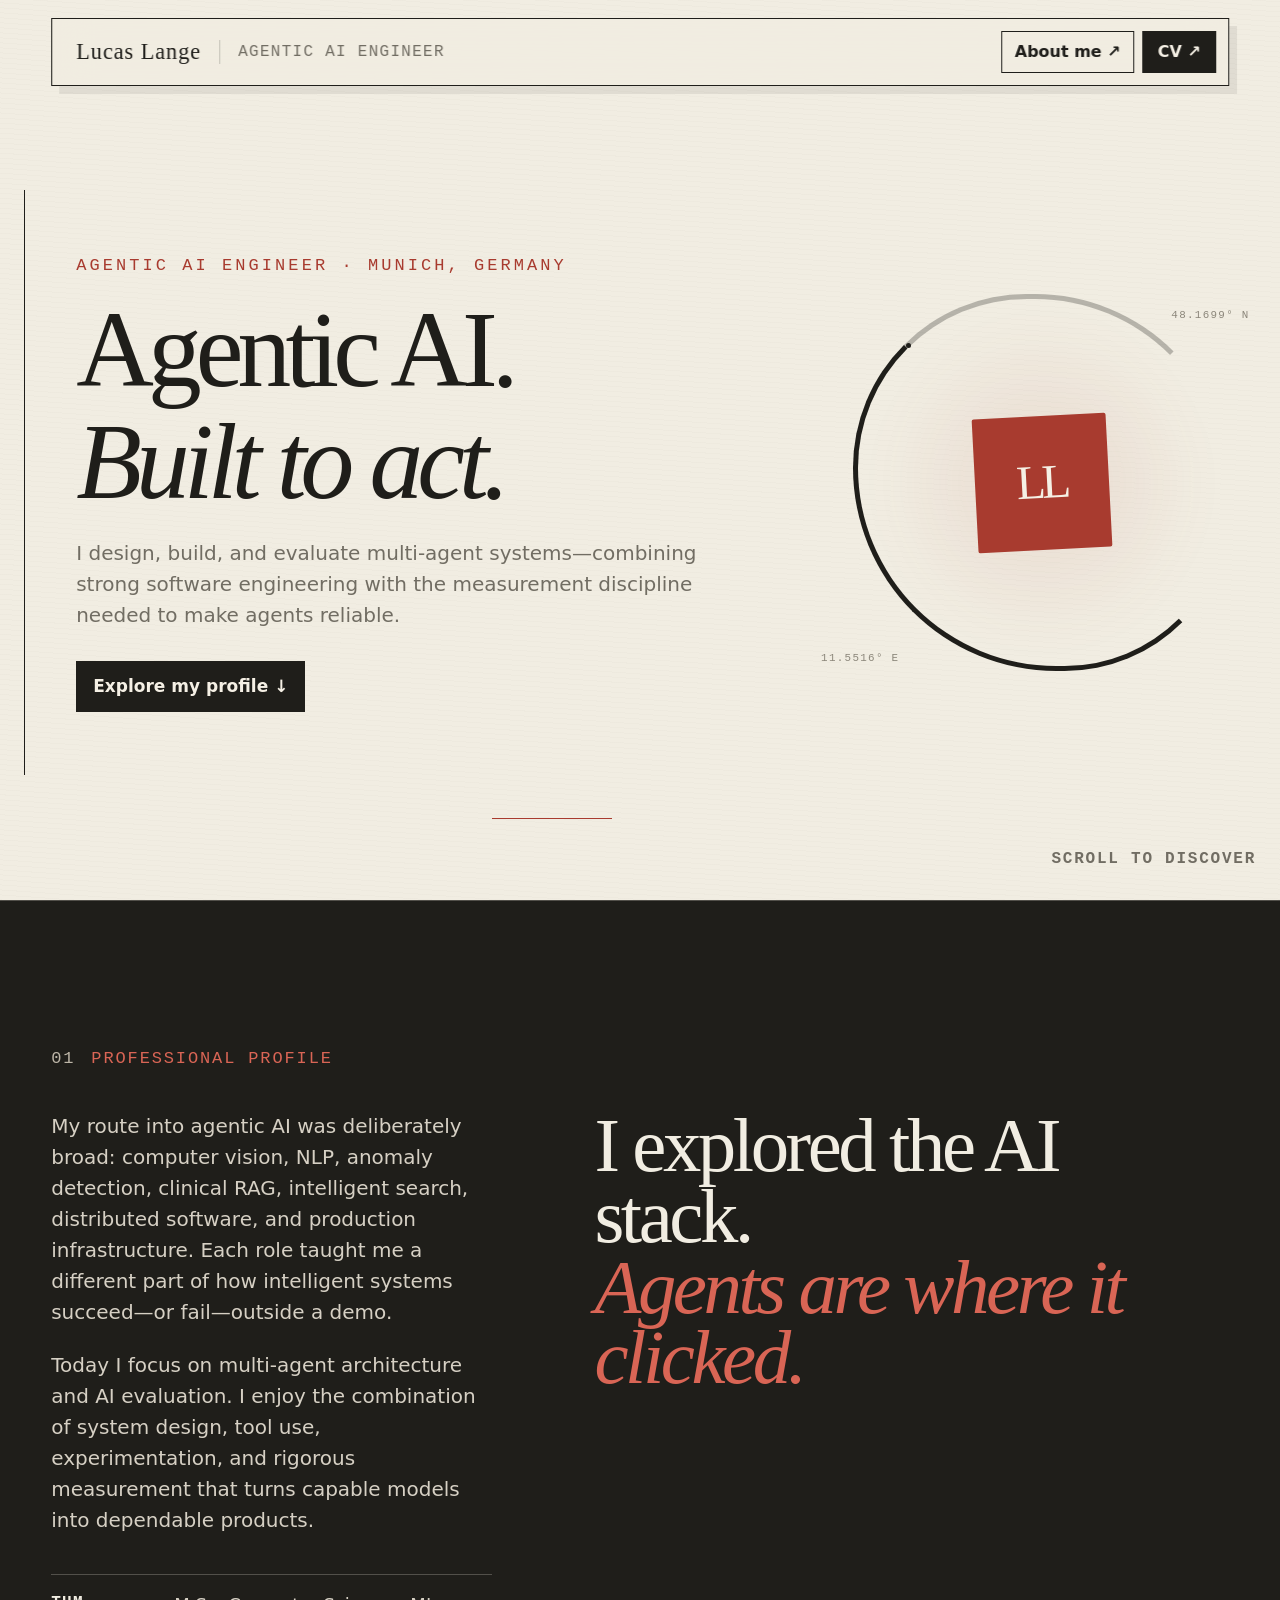
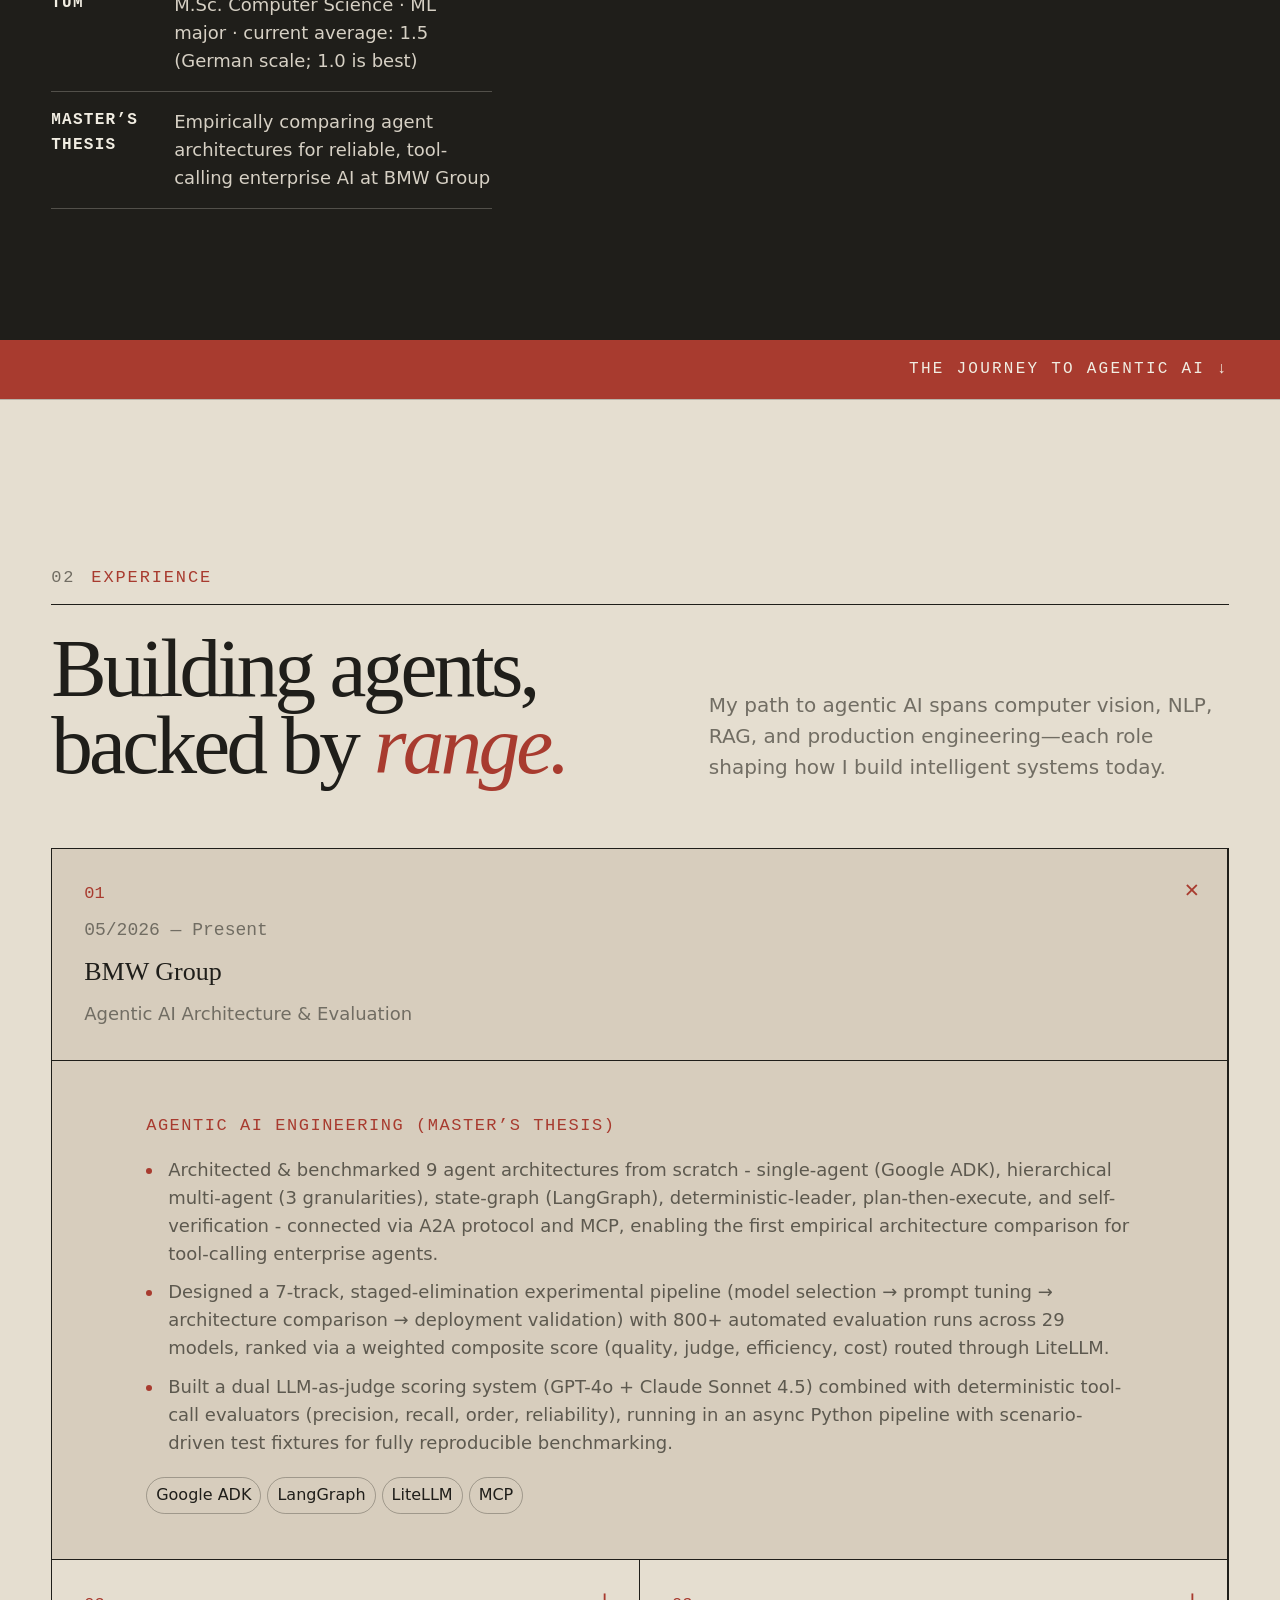
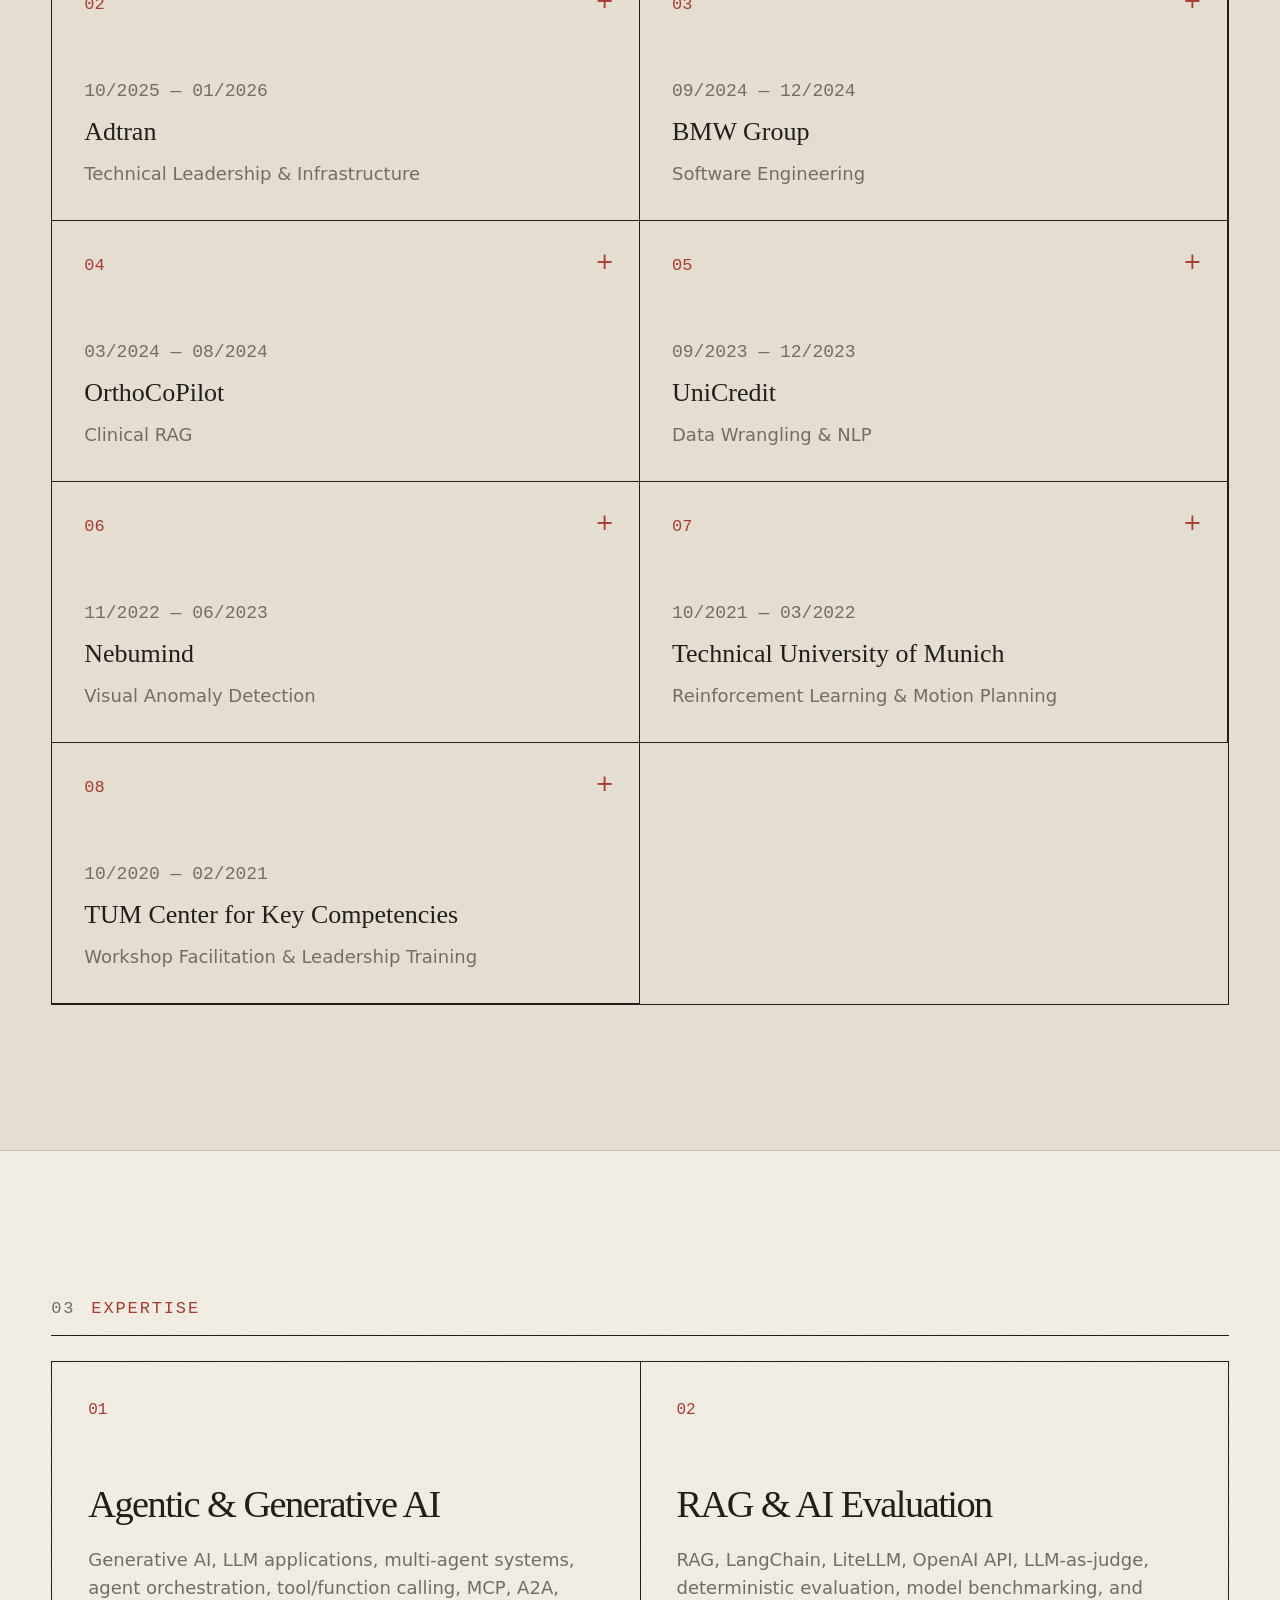
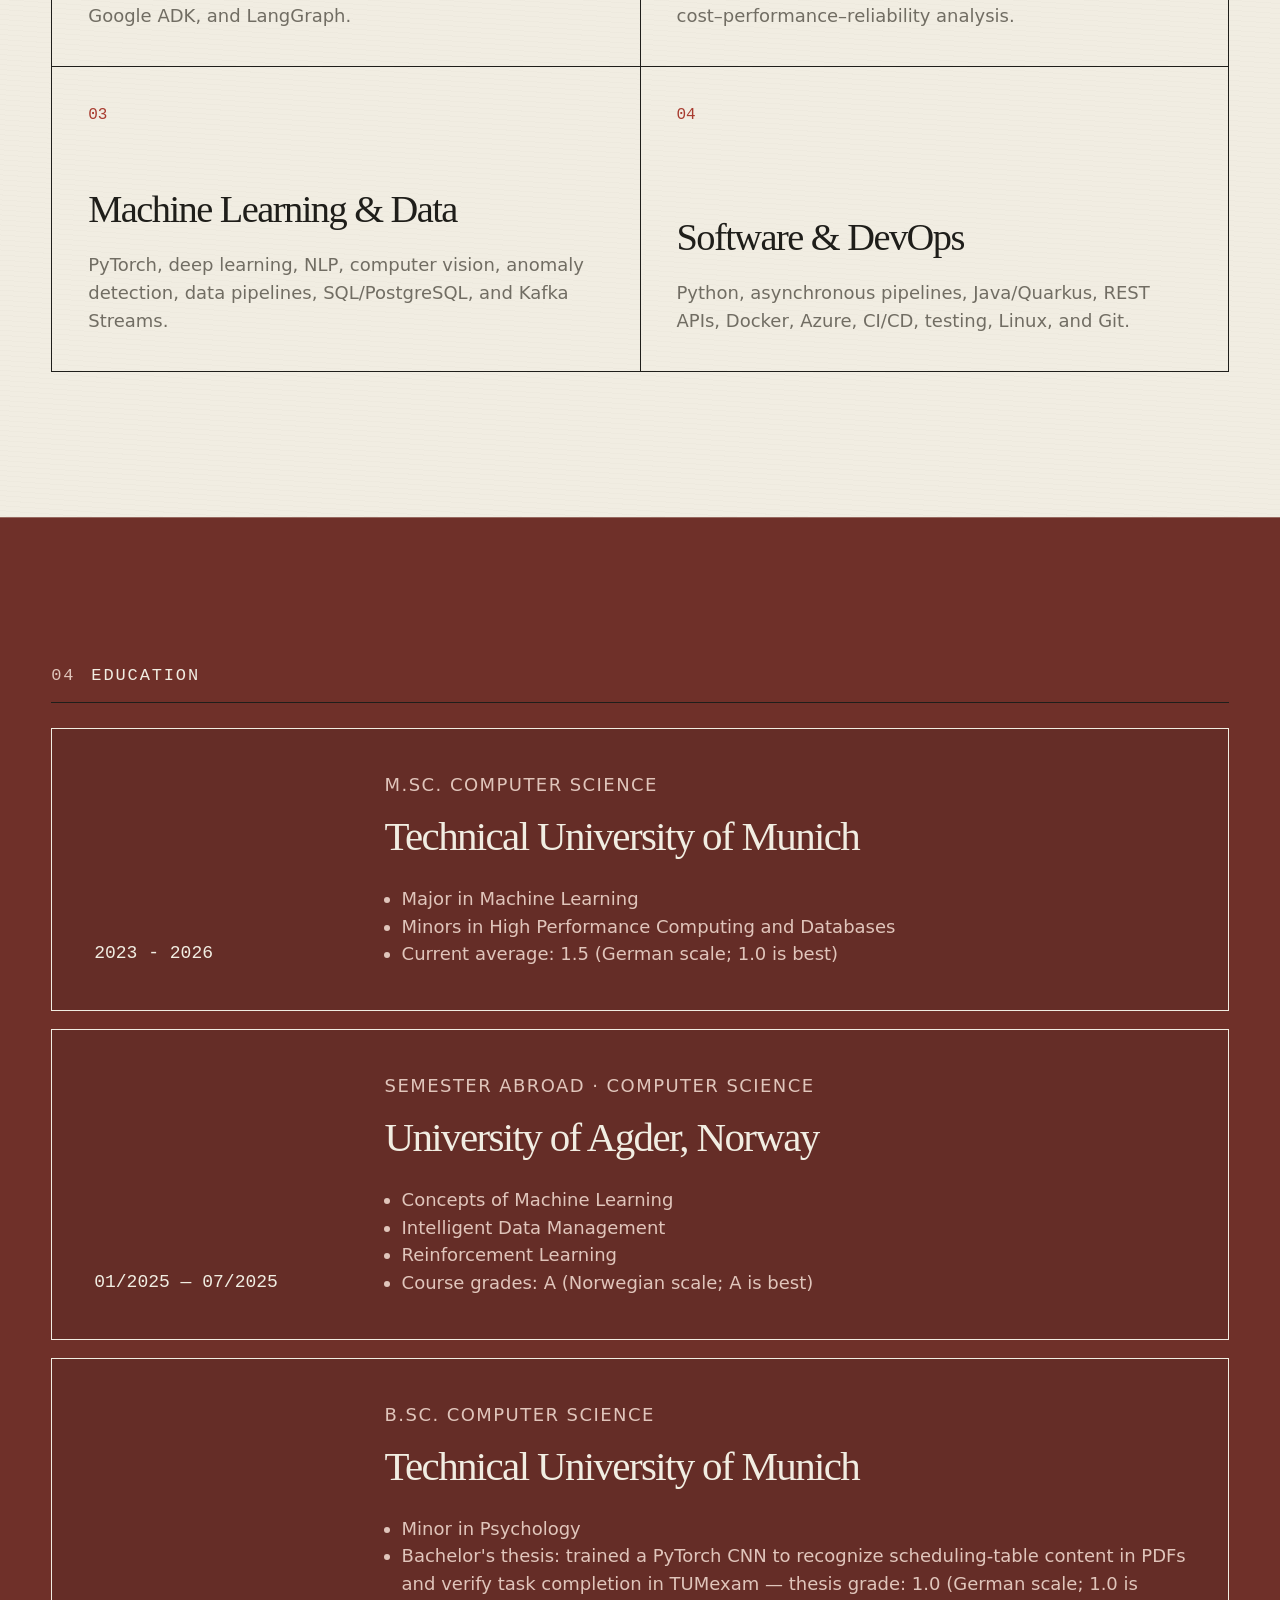
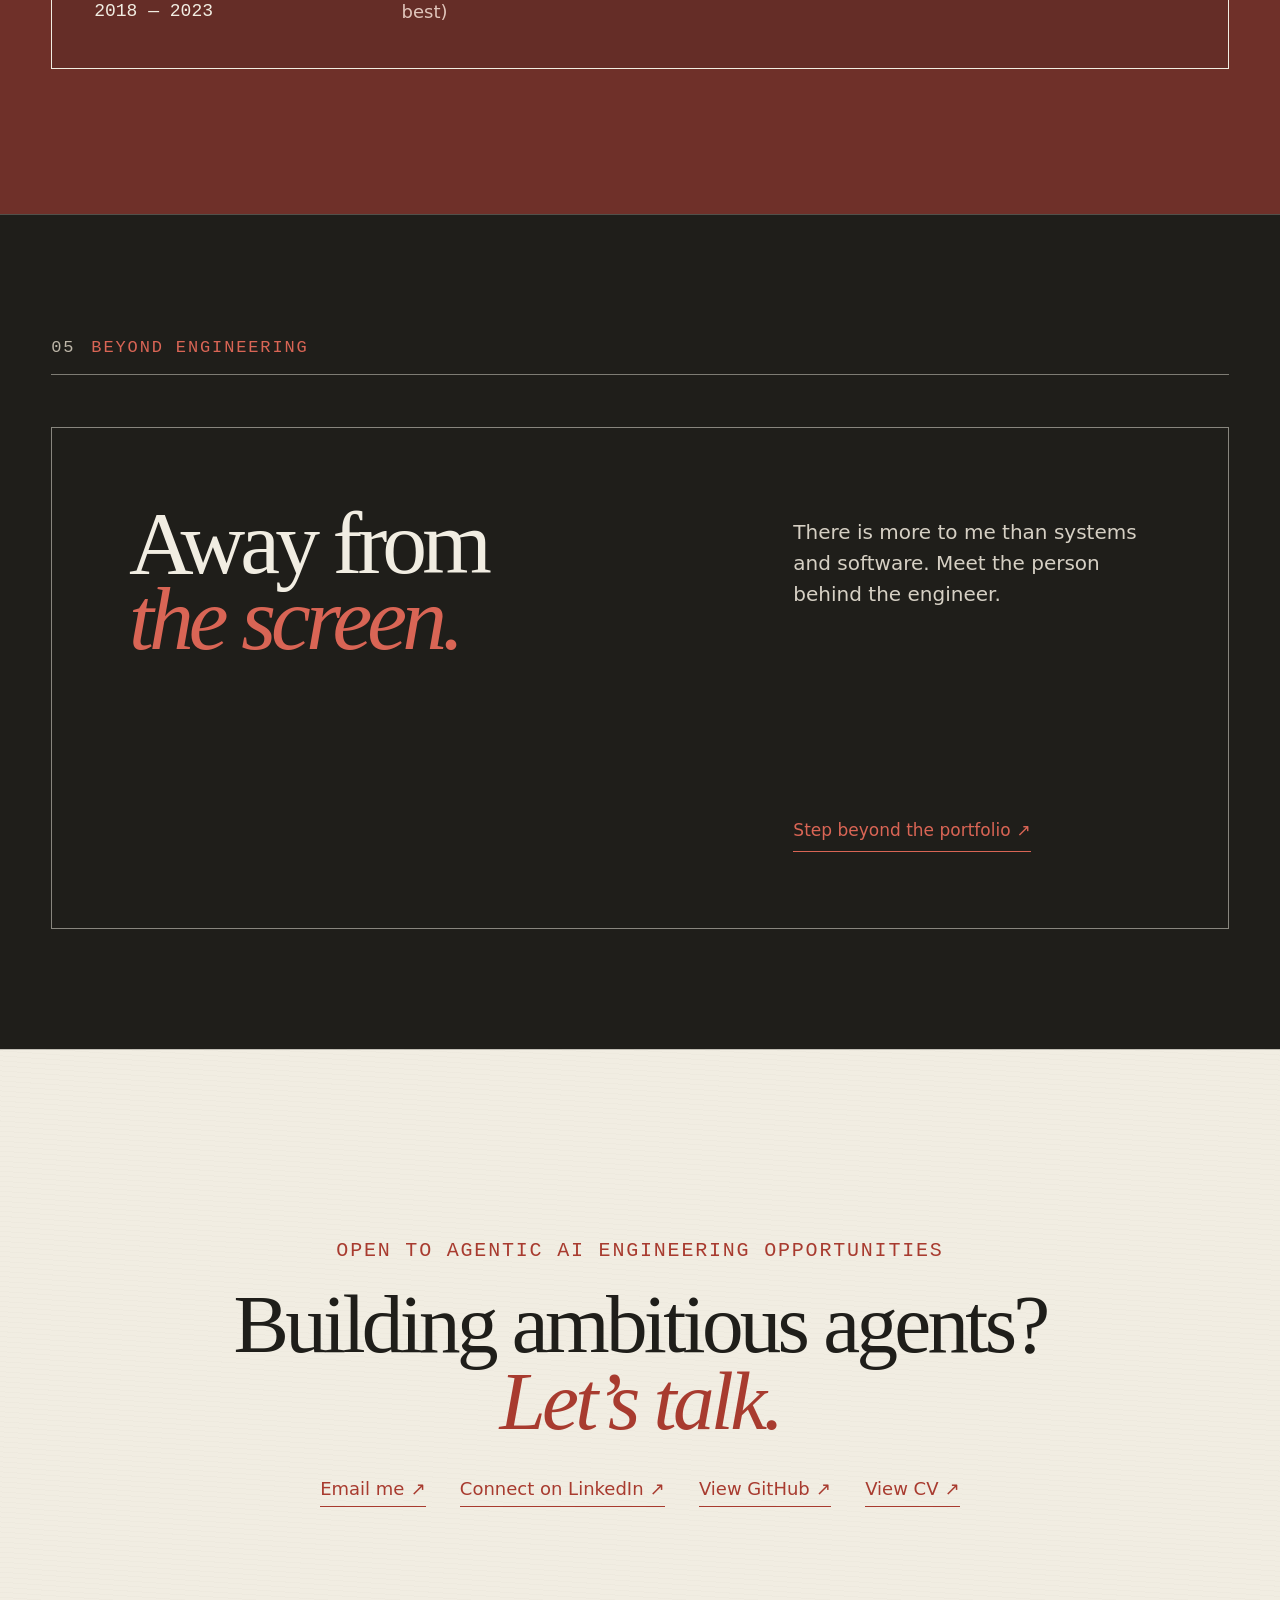
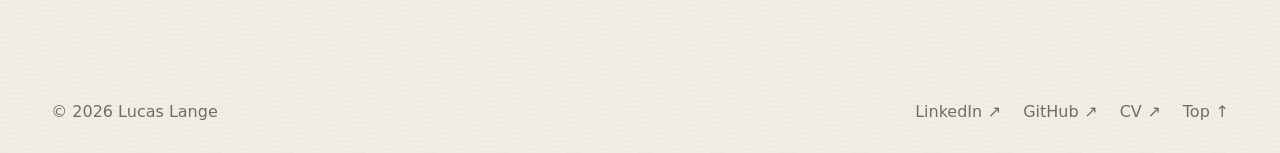
<file: index.html>
<!doctype html>
<html lang="en" data-concept="wa" class="wa-two w3">
<head>
  <meta charset="utf-8">
  <meta name="viewport" content="width=device-width, initial-scale=1">
  <meta name="theme-color" content="#f1ede2">
  <meta name="description" content="Lucas Lange is an Agentic AI engineer in Munich, building and evaluating reliable multi-agent systems.">
  <title>Lucas Lange — Agentic AI Engineer</title>
  <link rel="stylesheet" href="styles.css">
  <noscript><style>.reveal{opacity:1!important;transform:none!important}</style></noscript>
  <script src="script.js" defer></script>
</head>
<body>
  <a class="skip-link" href="#main">Skip to content</a>

  <header class="site-nav" data-header>
    <a class="wordmark" href="#top">Lucas Lange</a>
    <nav aria-label="Main navigation"><a href="#experience">Experience</a><a href="#education">Education</a><a href="about.html?from=top">About me</a></nav>
    <div class="nav-actions">
      <a class="nav-about" href="about.html?from=top">About me<span class="link-arrow" aria-hidden="true">↗</span></a>
      <a class="nav-action" href="media/LucasLange_CV_21092026.pdf" target="_blank" rel="noreferrer">CV<span class="link-arrow" aria-hidden="true">↗</span></a>
    </div>
  </header>

  <main id="main">
    <section class="hero frame" id="top">
      <div class="hero-copy reveal">
        <p class="micro">Agentic AI Engineer · Munich, Germany</p>
        <h1><span class="line-one">Agentic AI.</span><span class="line-two">Built to act.</span></h1>
        <p class="hero-intro">I design, build, and evaluate multi-agent systems—combining strong software engineering with the measurement discipline needed to make agents reliable.</p>
        <a class="hero-link" href="#profile">Explore my profile<span class="link-arrow" aria-hidden="true">↓</span></a>
      </div>

      <div class="hero-object reveal" aria-hidden="true">
        <div class="radar-ring ring-one"></div><div class="radar-ring ring-two"></div>
        <div class="object-core"><span>LL</span><small>AI / ML</small></div>
        <span class="coordinate coord-one">48.1699° N</span><span class="coordinate coord-two">11.5516° E</span>
      </div>
      <div class="hero-foot"><span>Scroll to discover</span></div>
    </section>

    <section class="profile section" id="profile">
      <div class="section-inner">
        <div class="section-tag reveal"><span>01</span> Professional profile</div>
        <div class="profile-grid">
          <h2 class="reveal">I explored the AI stack.<br><em>Agents are where it clicked.</em></h2>
          <div class="profile-copy reveal">
            <p>My route into agentic AI was deliberately broad: computer vision, NLP, anomaly detection, clinical RAG, intelligent search, distributed software, and production infrastructure. Each role taught me a different part of how intelligent systems succeed—or fail—outside a demo.</p>
            <p>Today I focus on multi-agent architecture and AI evaluation. I enjoy the combination of system design, tool use, experimentation, and rigorous measurement that turns capable models into dependable products.</p>
            <div class="profile-evidence">
              <span><b>TUM</b>M.Sc. Computer Science · ML major · current average: 1.5 (German scale; 1.0 is best)</span>
              <span><b>Master’s thesis</b>Empirically comparing agent architectures for reliable, tool-calling enterprise AI at BMW Group</span>
            </div>
          </div>
        </div>
      </div>
    </section>

    <section class="experience section" id="experience">
      <div class="section-inner">
        <div class="section-tag reveal"><span>02</span> Experience</div>
        <div class="experience-heading reveal"><h2>Building agents,<br>backed by <em>range.</em></h2><p>My path to agentic AI spans computer vision, NLP, RAG, and production engineering—each role shaping how I build intelligent systems today.</p></div>
        <div class="experience-grid">
          <details class="experience-object reveal" name="roles" open>
            <summary><span class="object-number">01</span><div class="object-label"><small>05/2026 — Present</small><strong>BMW Group</strong><span>Agentic AI Architecture &amp; Evaluation</span></div><i>+</i></summary>
            <div class="object-copy"><p class="role-title">Agentic AI Engineering (Master’s Thesis)</p><ul><li>Architected &amp; benchmarked 9 agent architectures from scratch - single-agent (Google ADK), hierarchical multi-agent (3 granularities), state-graph (LangGraph), deterministic-leader, plan-then-execute, and self-verification - connected via A2A protocol and MCP, enabling the first empirical architecture comparison for tool-calling enterprise agents.</li><li>Designed a 7-track, staged-elimination experimental pipeline (model selection → prompt tuning → architecture comparison → deployment validation) with 800+ automated evaluation runs across 29 models, ranked via a weighted composite score (quality, judge, efficiency, cost) routed through LiteLLM.</li><li>Built a dual LLM-as-judge scoring system (GPT-4o + Claude Sonnet 4.5) combined with deterministic tool-call evaluators (precision, recall, order, reliability), running in an async Python pipeline with scenario-driven test fixtures for fully reproducible benchmarking.</li></ul><div class="role-tags"><span>Google ADK</span><span>LangGraph</span><span>LiteLLM</span><span>MCP</span></div></div>
          </details>
          <details class="experience-object reveal" name="roles">
            <summary><span class="object-number">02</span><div class="object-label"><small>10/2025 — 01/2026</small><strong>Adtran</strong><span>Technical Leadership &amp; Infrastructure</span></div><i>+</i></summary>
            <div class="object-copy"><p class="role-title">Technical Team Lead – DevOps &amp; Infrastructure</p><ul><li>Led a 3-person engineering team within a 10-developer project, setting technical priorities, reviewing PRs, and coordinating architecture and stakeholders.</li><li>Built the DevOps infrastructure from scratch, including CI/CD pipelines and Docker deployment of three containers to Adtran’s on-premises servers.</li></ul><div class="role-tags"><span>Team Leadership</span><span>Stakeholder Alignment</span><span>DevOps</span><span>CI/CD</span><span>Docker</span><span>Infrastructure</span></div></div>
          </details>
          <details class="experience-object reveal" name="roles">
            <summary><span class="object-number">03</span><div class="object-label"><small>09/2024 — 12/2024</small><strong>BMW Group</strong><span>Software Engineering</span></div><i>+</i></summary>
            <div class="object-copy"><p class="role-title">Software Engineer Intern</p><ul><li>Developed a Python-based anomaly detection system with REST APIs, collaborating with UI designers on FIGMA prototypes for the frontend interface, achieving a 10% error rate reduction in production configurations.</li><li>Engineered key components of an intelligent search algorithm using Java Quarkus, Python, and Kafka Streams, while implementing CI/CD pipelines in a joint BMW-Microsoft team, contributing to a solution achieving €9M annual cost savings.</li></ul><div class="role-tags"><span>Python</span><span>Java Quarkus</span><span>Kafka</span><span>CI/CD</span></div></div>
          </details>
          <details class="experience-object reveal" name="roles">
            <summary><span class="object-number">04</span><div class="object-label"><small>03/2024 — 08/2024</small><strong>OrthoCoPilot</strong><span>Clinical RAG</span></div><i>+</i></summary>
            <div class="object-copy"><p class="role-title">Machine Learning Working Student</p><ul><li>Designed and implemented a RAG pipeline (LangChain, Llama 2) to extract and structure medical information from clinical documentation, collaborating with medical professionals to ensure clinical accuracy.</li></ul><div class="role-tags"><span>LangChain</span><span>Llama 2</span><span>RAG</span><span>NLP</span></div></div>
          </details>
          <details class="experience-object reveal" name="roles">
            <summary><span class="object-number">05</span><div class="object-label"><small>09/2023 — 12/2023</small><strong>UniCredit</strong><span>Data Wrangling &amp; NLP</span></div><i>+</i></summary>
            <div class="object-copy"><p class="role-title">Machine Learning Working Student</p><ul><li>Built data wrangling and preprocessing pipelines for a sentiment analysis dataset, aligning deliverables directly with stakeholders (Python, data pipeline, NLP).</li></ul><div class="role-tags"><span>Python</span><span>Data pipeline</span><span>NLP</span></div></div>
          </details>
          <details class="experience-object reveal" name="roles">
            <summary><span class="object-number">06</span><div class="object-label"><small>11/2022 — 06/2023</small><strong>Nebumind</strong><span>Visual Anomaly Detection</span></div><i>+</i></summary>
            <div class="object-copy"><p class="role-title">Data Analytics and Machine Learning Working Student</p><ul><li>Automated an image-based anomaly detection pipeline and built the accompanying dashboard UI (Python, computer vision, dashboard).</li></ul><div class="role-tags"><span>Python</span><span>Computer vision</span><span>Image processing</span><span>Dashboard</span></div></div>
          </details>
          <details class="experience-object reveal" name="roles">
            <summary><span class="object-number">07</span><div class="object-label"><small>10/2021 — 03/2022</small><strong>Technical University of Munich</strong><span>Reinforcement Learning &amp; Motion Planning</span></div><i>+</i></summary>
            <div class="object-copy"><p class="role-title">Bachelor Internship</p><ul><li>Developed reinforcement-learning motion planning in Python for autonomous vessels using TUM's CommonRoad platform.</li></ul><div class="role-tags"><span>Python</span><span>Reinforcement learning</span><span>CommonRoad</span><span>Autonomous systems</span></div></div>
          </details>
          <details class="experience-object reveal" name="roles">
            <summary><span class="object-number">08</span><div class="object-label"><small>10/2020 — 02/2021</small><strong>TUM Center for Key Competencies</strong><span>Workshop Facilitation &amp; Leadership Training</span></div><i>+</i></summary>
            <div class="object-copy"><p class="role-title">Research Assistant / Certified Online-Workshop Trainer</p><ul><li>Led interactive small-group workshops and discussions that helped students develop leadership, presentation, organization, and effective team-building skills.</li></ul><div class="role-tags"><span>Facilitation</span><span>Leadership</span><span>Presentations</span><span>Team building</span></div></div>
          </details>
        </div>
      </div>
    </section>

    <section class="expertise section" id="expertise">
      <div class="section-inner">
        <div class="section-tag reveal"><span>03</span> Expertise</div>
        <div class="expertise-grid">
          <article class="expertise-card reveal"><span>01</span><h3>Agentic &amp; Generative AI</h3><p>Generative AI, LLM applications, multi-agent systems, agent orchestration, tool/function calling, MCP, A2A, Google ADK, and LangGraph.</p></article>
          <article class="expertise-card reveal"><span>02</span><h3>RAG &amp; AI Evaluation</h3><p>RAG, LangChain, LiteLLM, OpenAI API, LLM-as-judge, deterministic evaluation, model benchmarking, and cost–performance–reliability analysis.</p></article>
          <article class="expertise-card reveal"><span>03</span><h3>Machine Learning &amp; Data</h3><p>PyTorch, deep learning, NLP, computer vision, anomaly detection, data pipelines, SQL/PostgreSQL, and Kafka Streams.</p></article>
          <article class="expertise-card reveal"><span>04</span><h3>Software &amp; DevOps</h3><p>Python, asynchronous pipelines, Java/Quarkus, REST APIs, Docker, Azure, CI/CD, testing, Linux, and Git.</p></article>
        </div>
      </div>
    </section>

    <section class="education section" id="education">
      <div class="section-inner">
        <div class="section-tag reveal"><span>04</span> Education</div>
        <div class="education-grid">
          <article class="education-card reveal"><time>2023 - 2026</time><div><p>M.Sc. Computer Science</p><h3>Technical University of Munich</h3><ul><li>Major in Machine Learning</li><li>Minors in High Performance Computing and Databases</li><li>Current average: 1.5 (German scale; 1.0 is best)</li></ul></div></article>
          <article class="education-card reveal"><time>01/2025 — 07/2025</time><div><p>Semester Abroad · Computer Science</p><h3>University of Agder, Norway</h3><ul><li>Concepts of Machine Learning</li><li>Intelligent Data Management</li><li>Reinforcement Learning</li><li>Course grades: A (Norwegian scale; A is best)</li></ul></div></article>
          <article class="education-card reveal"><time>2018 — 2023</time><div><p>B.Sc. Computer Science</p><h3>Technical University of Munich</h3><ul><li>Minor in Psychology</li><li>Bachelor's thesis: trained a PyTorch CNN to recognize scheduling-table content in PDFs and verify task completion in TUMexam — thesis grade: 1.0 (German scale; 1.0 is best)</li></ul></div></article>
        </div>
      </div>
    </section>

    <section class="beyond beyond-teaser section" id="about">
      <div class="section-inner">
        <div class="section-tag reveal"><span>05</span> Beyond engineering</div>
        <a class="beyond-teaser-grid reveal" href="about.html?from=section5" aria-label="Discover more about Lucas beyond engineering">
          <div class="beyond-teaser-copy">
            <h2>Away from<br><em>the screen.</em></h2>
            <p>There is more to me than systems and software. Meet the person behind the engineer.</p>
            <span class="beyond-teaser-link">Step beyond the portfolio<span class="link-arrow" aria-hidden="true">↗</span></span>
          </div>
        </a>
      </div>
    </section>

    <section class="contact section" id="contact"><div class="section-inner reveal"><p>Open to Agentic AI engineering opportunities</p><h2>Building ambitious agents?<br><em>Let’s talk.</em></h2><div class="contact-actions"><a href="mailto:lucas.lange1113@gmail.com">Email me<span class="link-arrow" aria-hidden="true">↗</span></a><a href="https://www.linkedin.com/in/lucas-lange-/" target="_blank" rel="noreferrer">Connect on LinkedIn<span class="link-arrow" aria-hidden="true">↗</span></a><a href="https://github.com/LucasLange1113" target="_blank" rel="noreferrer">View GitHub<span class="link-arrow" aria-hidden="true">↗</span></a><a href="media/LucasLange_CV_21092026.pdf" target="_blank" rel="noreferrer">View CV<span class="link-arrow" aria-hidden="true">↗</span></a></div></div></section>
  </main>

  <footer class="footer frame"><p>© <span data-year></span> Lucas Lange</p><div><a href="https://www.linkedin.com/in/lucas-lange-/" target="_blank" rel="noreferrer">LinkedIn<span class="link-arrow" aria-hidden="true">↗</span></a><a href="https://github.com/LucasLange1113" target="_blank" rel="noreferrer">GitHub<span class="link-arrow" aria-hidden="true">↗</span></a><a href="media/LucasLange_CV_21092026.pdf" target="_blank" rel="noreferrer">CV<span class="link-arrow" aria-hidden="true">↗</span></a><a href="#top">Top<span class="link-arrow" aria-hidden="true">↑</span></a></div></footer>
</body>
</html>
</file>
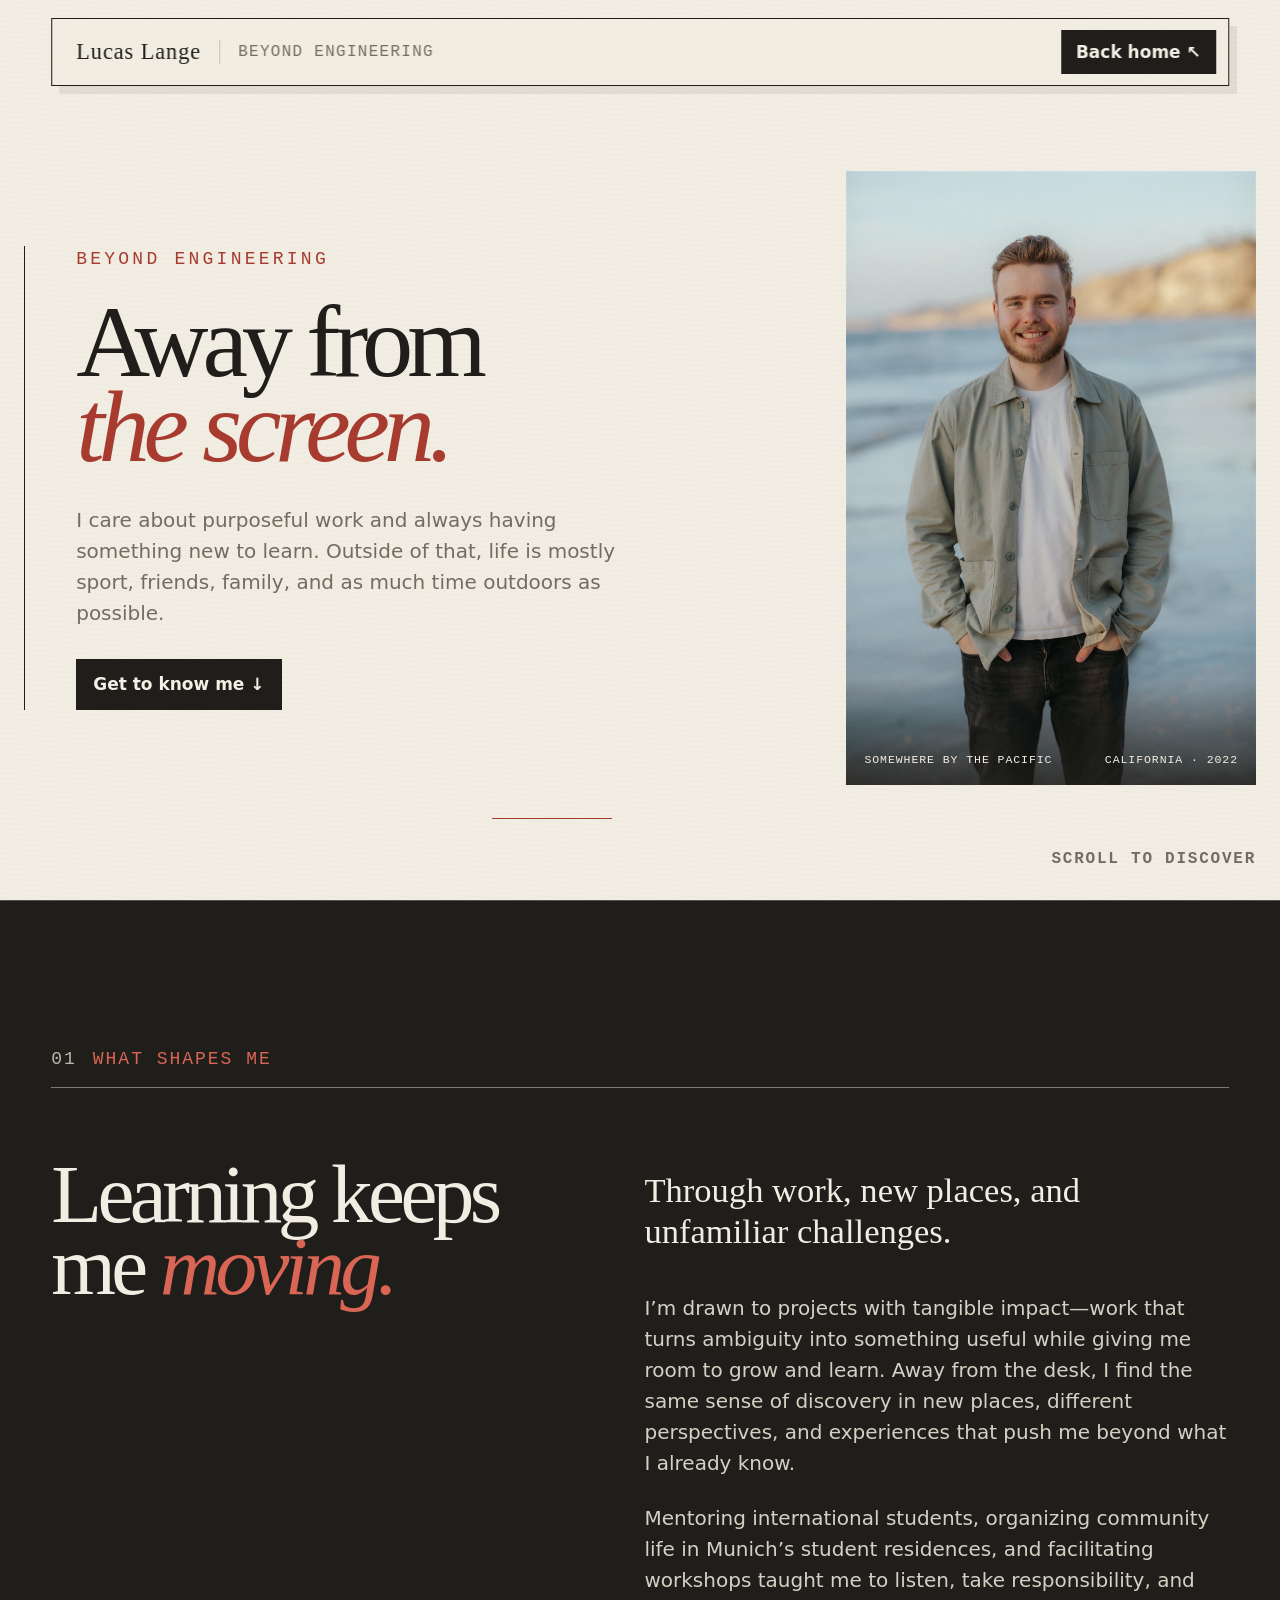
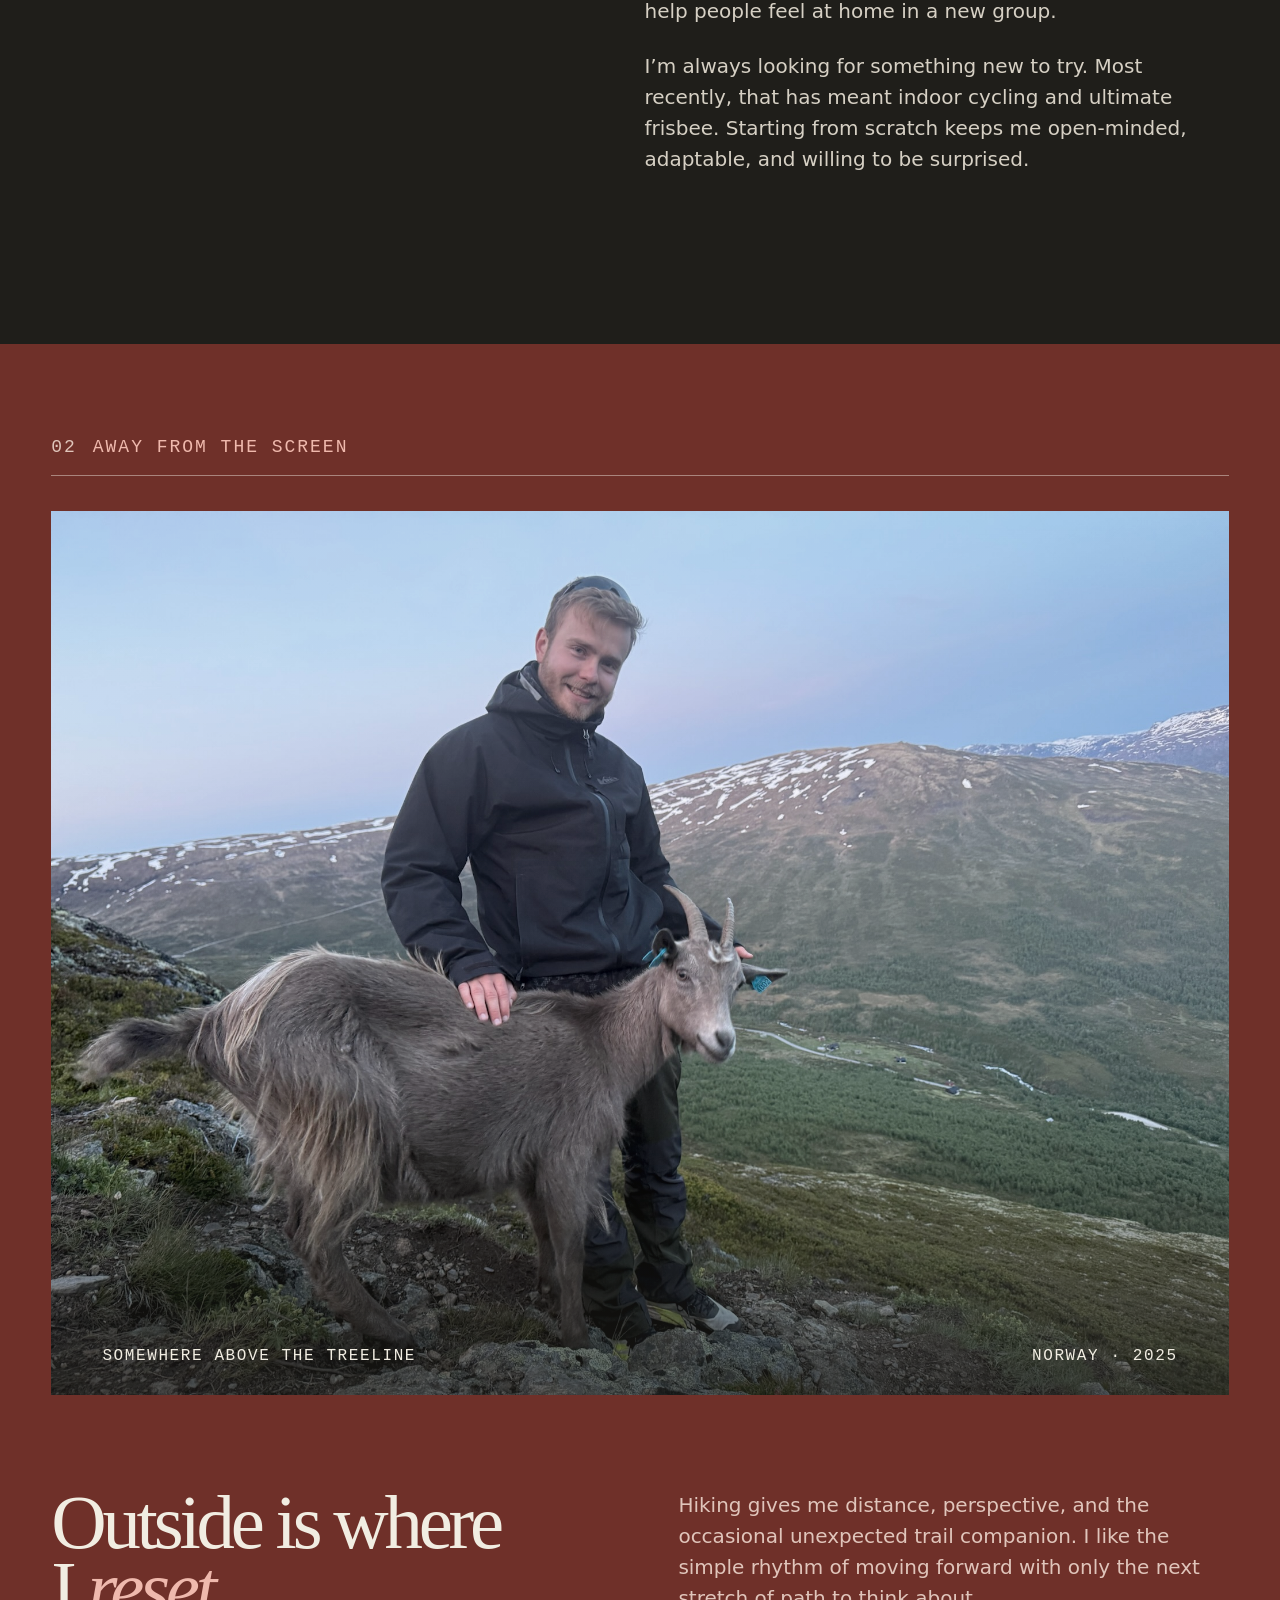
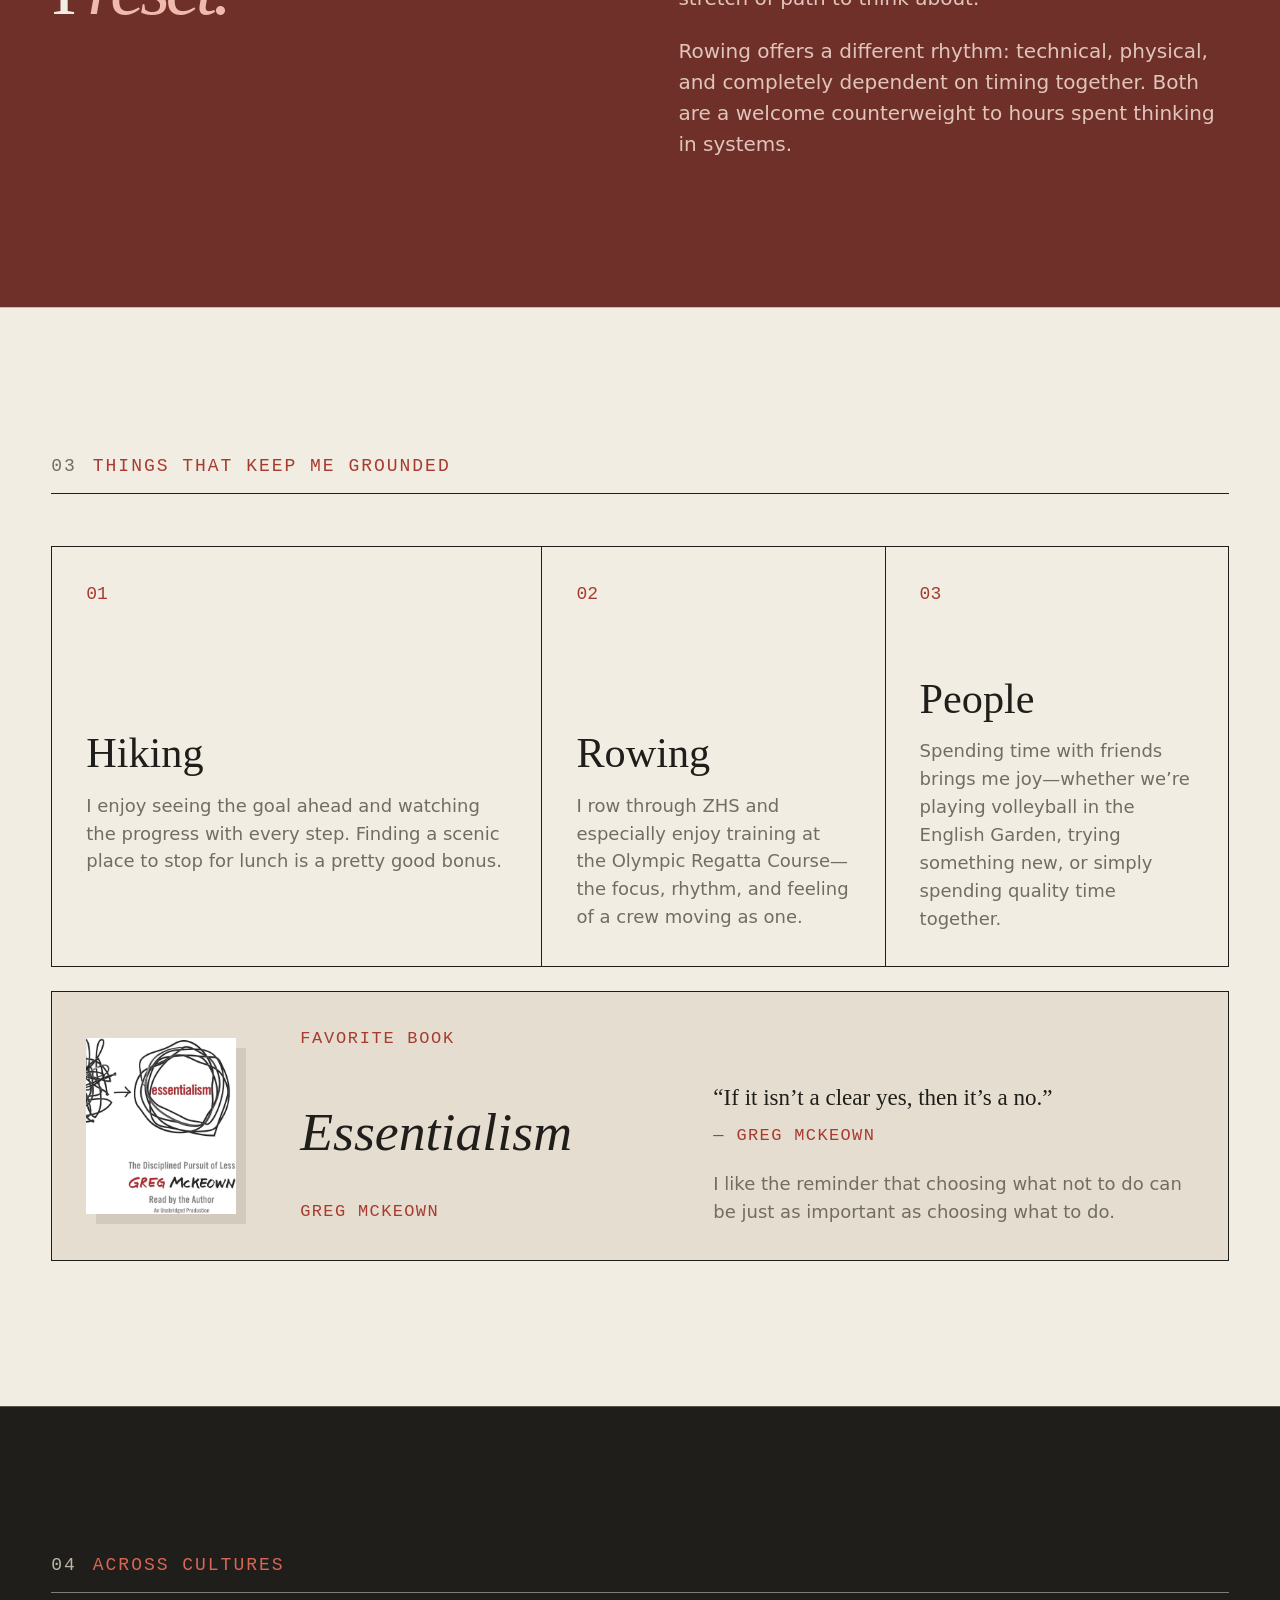
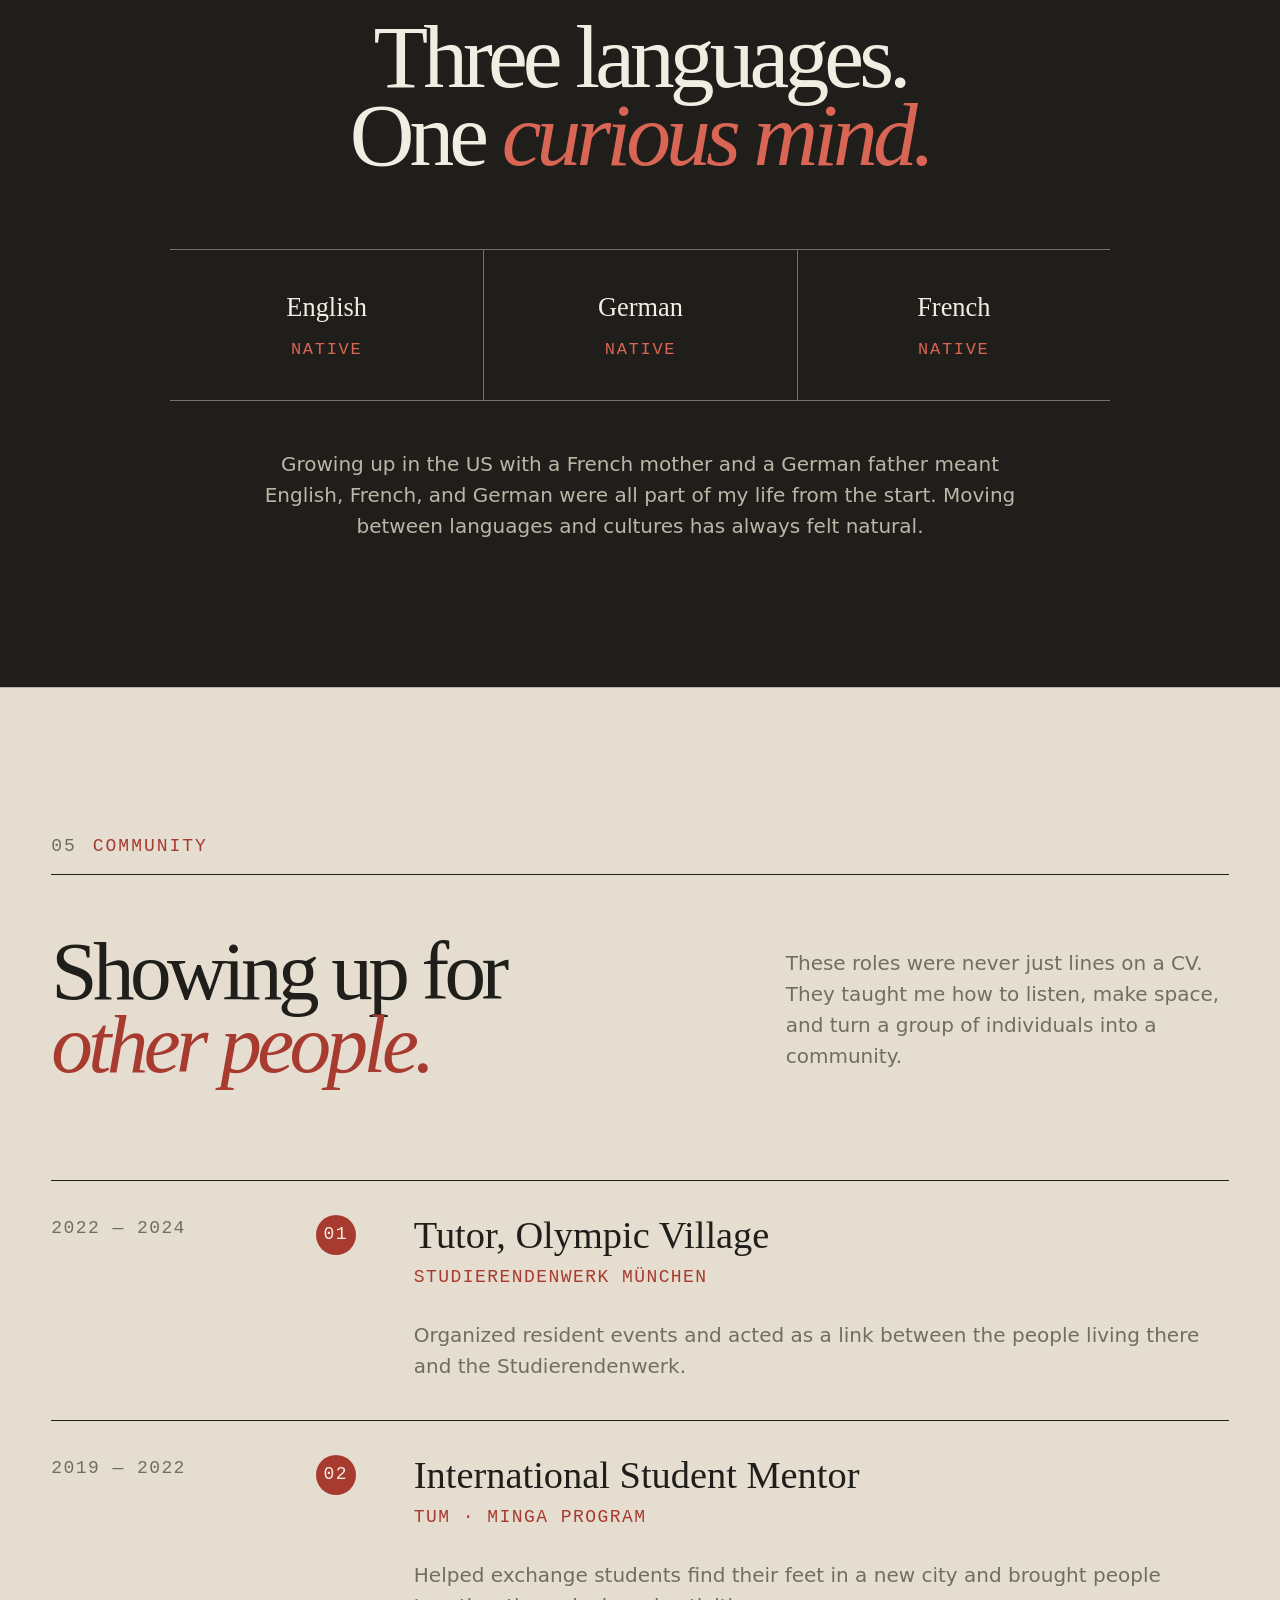
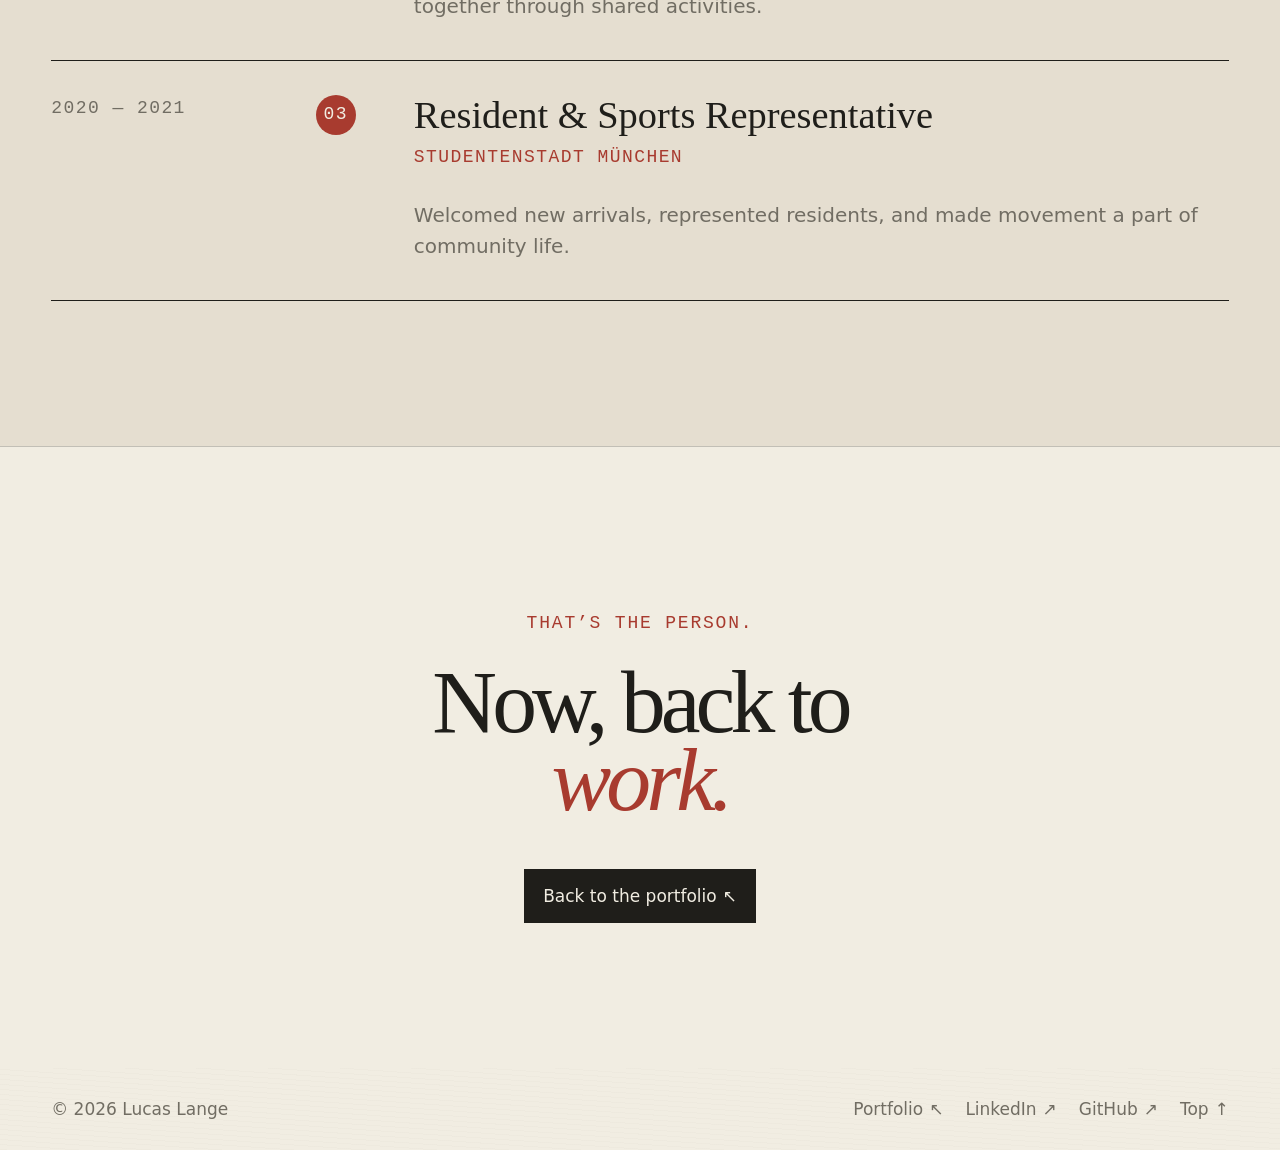
<file: about.html>
<!doctype html>
<html lang="en" data-concept="wa" class="wa-two w3">
<head>
  <meta charset="utf-8">
  <meta name="viewport" content="width=device-width, initial-scale=1">
  <meta name="theme-color" content="#1f1e1a">
  <meta name="description" content="Meet Lucas Lange beyond engineering—his love of the outdoors, rowing, languages, and building community.">
  <title>Beyond Engineering — Lucas Lange</title>
  <link rel="stylesheet" href="styles.css">
  <noscript><style>.reveal{opacity:1!important;transform:none!important}</style></noscript>
  <script src="script.js" defer></script>
</head>
<body class="human-page">
  <a class="skip-link" href="#main">Skip to content</a>

  <header class="site-nav" data-header>
    <a class="wordmark" href="index.html">Lucas Lange</a>
    <nav aria-label="About page navigation"><a href="#outdoors">Outdoors</a><a href="#languages">Languages</a><a href="#community">Community</a></nav>
    <a class="nav-action" href="index.html#top" data-return-link>Back home<span class="link-arrow" aria-hidden="true">↖</span></a>
  </header>

  <main id="main">
    <section class="human-hero frame" id="top">
      <div class="human-hero-copy reveal">
        <p class="micro">Beyond engineering</p>
        <h1>Away from<br><em>the screen.</em></h1>
        <p class="human-intro">I care about purposeful work and always having something new to learn. Outside of that, life is mostly sport, friends, family, and as much time outdoors as possible.</p>
        <a class="hero-link" href="#story">Get to know me<span class="link-arrow" aria-hidden="true">↓</span></a>
      </div>
      <figure class="human-portrait reveal">
        <img src="media/ocean-portrait.jpg" alt="Lucas Lange smiling beside the ocean" width="1365" height="2048">
        <figcaption><span>Somewhere by the Pacific</span><span>California · 2022</span></figcaption>
      </figure>
      <div class="hero-foot"><span>Scroll to discover</span></div>
    </section>

    <section class="human-story section" id="story">
      <div class="section-inner">
        <div class="section-tag reveal"><span>01</span> What shapes me</div>
        <div class="human-story-grid">
          <h2 class="reveal">Learning keeps<br>me <em>moving.</em></h2>
          <div class="human-story-copy reveal">
            <p class="story-lead">Through work, new places, and unfamiliar challenges.</p>
            <p>I’m drawn to projects with tangible impact—work that turns ambiguity into something useful while giving me room to grow and learn. Away from the desk, I find the same sense of discovery in new places, different perspectives, and experiences that push me beyond what I already know.</p>
            <p>Mentoring international students, organizing community life in Munich’s student residences, and facilitating workshops taught me to listen, take responsibility, and help people feel at home in a new group.</p>
            <p>I’m always looking for something new to try. Most recently, that has meant indoor cycling and ultimate frisbee. Starting from scratch keeps me open-minded, adaptable, and willing to be surprised.</p>
          </div>
        </div>
      </div>
    </section>

    <section class="outdoors-section" id="outdoors">
      <div class="outdoors-label section-inner reveal">
        <div class="section-tag"><span>02</span> Away from the screen</div>
      </div>
      <figure class="outdoors-image reveal">
        <img src="media/norway-hike.jpg" alt="Lucas hiking in the Norwegian mountains beside a goat" loading="lazy" width="2048" height="1536">
        <figcaption><span>Somewhere above the treeline</span><span>Norway · 2025</span></figcaption>
      </figure>
      <div class="outdoors-copy section-inner reveal">
        <h2>Outside is where<br>I <em>reset.</em></h2>
        <div>
          <p>Hiking gives me distance, perspective, and the occasional unexpected trail companion. I like the simple rhythm of moving forward with only the next stretch of path to think about.</p>
          <p>Rowing offers a different rhythm: technical, physical, and completely dependent on timing together. Both are a welcome counterweight to hours spent thinking in systems.</p>
        </div>
      </div>
    </section>

    <section class="human-interests section">
      <div class="section-inner">
        <div class="section-tag reveal"><span>03</span> Things that keep me grounded</div>
        <div class="interest-grid">
          <article class="interest-card interest-card-featured reveal"><span>01</span><div><h3>Hiking</h3><p>I enjoy seeing the goal ahead and watching the progress with every step. Finding a scenic place to stop for lunch is a pretty good bonus.</p></div></article>
          <article class="interest-card reveal"><span>02</span><div><h3>Rowing</h3><p>I row through ZHS and especially enjoy training at the Olympic Regatta Course—the focus, rhythm, and feeling of a crew moving as one.</p></div></article>
          <article class="interest-card reveal"><span>03</span><div><h3>People</h3><p>Spending time with friends brings me joy—whether we’re playing volleyball in the English Garden, trying something new, or simply spending quality time together.</p></div></article>
        </div>
        <article class="favorite-book reveal">
          <figure><img src="media/essentialism-book-cover.jpg" alt="Cover of Essentialism by Greg McKeown" loading="lazy" width="849" height="1000"></figure>
          <div class="favorite-book-copy">
            <span>Favorite book</span>
            <h3><em>Essentialism</em></h3>
            <p class="book-author">Greg McKeown</p>
            <div class="book-reflection">
              <blockquote>“If it isn’t a clear yes, then it’s a no.”<cite>— Greg McKeown</cite></blockquote>
              <p>I like the reminder that choosing what not to do can be just as important as choosing what to do.</p>
            </div>
          </div>
        </article>
      </div>
    </section>

    <section class="language-section section" id="languages">
      <div class="section-inner reveal">
        <div class="section-tag"><span>04</span> Across cultures</div>
        <h2>Three languages.<br>One <em>curious mind.</em></h2>
        <div class="language-list" aria-label="Languages spoken">
          <div><strong>English</strong><span>Native</span></div>
          <div><strong>German</strong><span>Native</span></div>
          <div><strong>French</strong><span>Native</span></div>
        </div>
        <p class="language-note">Growing up in the US with a French mother and a German father meant English, French, and German were all part of my life from the start. Moving between languages and cultures has always felt natural.</p>
      </div>
    </section>

    <section class="human-community section" id="community">
      <div class="section-inner">
        <div class="section-tag reveal"><span>05</span> Community</div>
        <div class="community-heading reveal">
          <h2>Showing up for<br><em>other people.</em></h2>
          <p>These roles were never just lines on a CV. They taught me how to listen, make space, and turn a group of individuals into a community.</p>
        </div>
        <div class="human-timeline">
          <article class="timeline-item reveal"><time>2022 — 2024</time><span class="timeline-marker">01</span><div><h3>Tutor, Olympic Village</h3><p class="community-org">Studierendenwerk München</p><p>Organized resident events and acted as a link between the people living there and the Studierendenwerk.</p></div></article>
          <article class="timeline-item reveal"><time>2019 — 2022</time><span class="timeline-marker">02</span><div><h3>International Student Mentor</h3><p class="community-org">TUM · MINGA Program</p><p>Helped exchange students find their feet in a new city and brought people together through shared activities.</p></div></article>
          <article class="timeline-item reveal"><time>2020 — 2021</time><span class="timeline-marker">03</span><div><h3>Resident &amp; Sports Representative</h3><p class="community-org">Studentenstadt München</p><p>Welcomed new arrivals, represented residents, and made movement a part of community life.</p></div></article>
        </div>
      </div>
    </section>

    <section class="human-return section">
      <div class="section-inner reveal">
        <p>That’s the person.</p>
        <h2>Now, back to<br><em>work.</em></h2>
        <a href="index.html#top" data-return-link>Back to the portfolio<span class="link-arrow" aria-hidden="true">↖</span></a>
      </div>
    </section>
  </main>

  <footer class="footer frame"><p>© <span data-year></span> Lucas Lange</p><div><a href="index.html">Portfolio<span class="link-arrow" aria-hidden="true">↖</span></a><a href="https://www.linkedin.com/in/lucas-lange-/" target="_blank" rel="noreferrer">LinkedIn<span class="link-arrow" aria-hidden="true">↗</span></a><a href="https://github.com/LucasLange1113" target="_blank" rel="noreferrer">GitHub<span class="link-arrow" aria-hidden="true">↗</span></a><a href="#top">Top<span class="link-arrow" aria-hidden="true">↑</span></a></div></footer>
</body>
</html>
</file>
<file: styles.css>
:root {
  --bg:#171717; --panel:#1d1d1d; --ink:#f5f5f1; --muted:#aaa9a4; --accent:#f2ff19; --line:rgba(255,255,255,.14);
  --sans:Inter,"Helvetica Neue",Arial,sans-serif; --serif:Georgia,"Times New Roman",serif; --mono:"SFMono-Regular",Consolas,"Liberation Mono",monospace; --max:1220px;
}
*{box-sizing:border-box}html{scroll-behavior:smooth}body{margin:0;color:var(--ink);background:var(--bg);font-family:var(--sans);line-height:1.55;overflow-x:hidden}a{color:inherit;text-decoration:none}::selection{color:var(--bg);background:var(--accent)}.frame,.section-inner{width:min(calc(100% - 48px),var(--max));margin-inline:auto}.skip-link{position:fixed;top:-90px;left:20px;z-index:100;padding:10px 15px;color:var(--bg);background:var(--accent)}.skip-link:focus{top:0}:focus-visible{outline:2px solid var(--accent);outline-offset:4px}
.site-nav{position:fixed;top:16px;left:50%;z-index:25;width:min(calc(100% - 34px),1240px);height:62px;padding:0 10px 0 20px;display:grid;grid-template-columns:1fr auto 1fr;align-items:center;background:color-mix(in srgb,var(--bg) 80%,transparent);border:1px solid var(--line);border-radius:40px;backdrop-filter:blur(18px);transform:translateX(-50%);transition:top .25s,background .25s}.site-nav.scrolled{top:7px;background:color-mix(in srgb,var(--bg) 94%,transparent)}.wordmark{font-weight:750;letter-spacing:-.04em}.wordmark span{margin-left:3px;color:var(--accent);font-size:.5rem;vertical-align:top}.site-nav nav{display:flex;gap:31px}.site-nav nav a{color:var(--muted);font-size:.7rem}.site-nav nav a:hover{color:var(--accent)}.nav-actions{justify-self:end;display:flex;align-items:center;gap:8px}.nav-about{padding:8px 13px;border:1px solid var(--ink);font-size:.8rem;font-weight:650;transition:color .2s,background-color .2s}.nav-about:hover{color:var(--bg);background:var(--ink)}.nav-actions .nav-action{justify-self:auto}.nav-action{justify-self:end;padding:9px 15px;color:var(--bg);background:var(--accent);border-radius:25px;font-size:.7rem;font-weight:750}.link-arrow{margin-left:.35em;display:inline-block}
.concept-picker{position:fixed;right:16px;bottom:16px;z-index:40;width:230px;color:var(--ink);font-size:.68rem}.picker-toggle{width:100%;padding:10px 11px;display:grid;grid-template-columns:1fr auto 20px;align-items:center;gap:8px;color:inherit;background:color-mix(in srgb,var(--bg) 88%,transparent);border:1px solid var(--line);border-radius:12px;box-shadow:0 12px 40px rgba(0,0,0,.22);backdrop-filter:blur(18px);cursor:pointer;text-align:left}.picker-toggle span{color:var(--muted);font-size:.57rem;text-transform:uppercase;letter-spacing:.08em}.picker-toggle strong{font-weight:750}.picker-toggle i{font-style:normal;font-size:1.1rem;text-align:center;transition:transform .2s}.concept-picker.open .picker-toggle i{transform:rotate(45deg)}.picker-list{position:absolute;right:0;bottom:50px;width:100%;padding:7px;display:grid;gap:2px;background:color-mix(in srgb,var(--bg) 94%,transparent);border:1px solid var(--line);border-radius:13px;box-shadow:0 18px 55px rgba(0,0,0,.28);backdrop-filter:blur(20px);opacity:0;visibility:hidden;transform:translateY(8px);transition:.2s}.concept-picker.open .picker-list{opacity:1;visibility:visible;transform:none}.picker-list a{padding:7px 8px;display:grid;grid-template-columns:24px 1fr auto;align-items:center;border-radius:7px}.picker-list a:hover,.picker-list a[aria-current=page]{color:var(--bg);background:var(--accent)}.picker-list b{font-family:var(--mono);font-size:.58rem}.picker-list span{font-weight:750}.picker-list small{opacity:.65}.picker-list hr{width:100%;margin:3px 0;border:0;border-top:1px solid var(--line)}
.hero{position:relative;min-height:100svh;padding-top:130px;padding-bottom:65px;display:grid;grid-template-columns:1.08fr .92fr;gap:50px;align-items:center}.micro,.section-tag{margin:0 0 25px;color:var(--accent);font-family:var(--mono);font-size:.65rem;letter-spacing:.11em;text-transform:uppercase}.hero h1{margin:0;font-size:clamp(4rem,8.2vw,8rem);font-weight:400;line-height:.87;letter-spacing:-.075em}.hero h1 span{display:block}.hero h1 .line-two{margin-left:13%;}.hero-intro{max-width:560px;margin:31px 0 0;color:var(--muted);font-size:1rem}.hero-link{margin-top:30px;padding:12px 17px;display:inline-flex;color:var(--bg);background:var(--accent);border-radius:4px;font-size:.75rem;font-weight:750;transition:transform .2s}.hero-link:hover{transform:translateY(-3px)}.hero-foot{position:absolute;right:0;bottom:24px;left:0;display:flex;justify-content:flex-end;color:var(--muted);font-family:var(--mono);font-size:.58rem;text-transform:uppercase;letter-spacing:.08em;transition:opacity .2s,transform .2s}.hero-foot.is-hidden{opacity:0;transform:translateY(8px)}
.hero-object{position:relative;justify-self:center;width:min(39vw,470px);aspect-ratio:1;display:grid;place-items:center}.hero-object::before{content:"";position:absolute;inset:6%;background:radial-gradient(circle,rgba(242,255,25,.16),transparent 62%);filter:blur(18px)}.radar-ring{position:absolute;border:1px solid color-mix(in srgb,var(--accent) 35%,transparent);border-radius:50%;animation:spin 18s linear infinite}.ring-one{inset:4%;border-style:dashed}.ring-two{inset:21%;animation-direction:reverse;animation-duration:11s}.radar-ring::after{content:"";position:absolute;top:12%;left:13%;width:8px;height:8px;background:var(--accent);border-radius:50%;box-shadow:0 0 18px var(--accent)}.object-core{position:relative;width:42%;aspect-ratio:1;display:flex;flex-direction:column;align-items:center;justify-content:center;color:var(--bg);background:var(--accent);border-radius:50%;box-shadow:0 0 70px color-mix(in srgb,var(--accent) 20%,transparent)}.object-core span{font-size:4.3rem;font-weight:800;line-height:.85;letter-spacing:-.08em}.object-core small{margin-top:10px;font-family:var(--mono);font-size:.55rem;letter-spacing:.14em}.coordinate{position:absolute;color:var(--muted);font-family:var(--mono);font-size:.55rem}.coord-one{top:12%;right:5%}.coord-two{bottom:10%;left:2%}.device-screen,.device-controls,.ocean,.monolith{display:none}@keyframes spin{to{transform:rotate(360deg)}}
.section{padding:125px 0;border-top:1px solid var(--line)}.section-tag{padding-bottom:13px;display:flex;gap:16px;border-bottom:1px solid var(--line)}.section-tag span{color:var(--muted)}.profile-grid{display:grid;grid-template-columns:1.1fr .9fr;gap:90px}.profile h2,.experience-heading h2,.contact h2{margin:0;font-size:clamp(3rem,6.5vw,6.3rem);font-weight:400;line-height:.92;letter-spacing:-.065em}.profile h2 em{color:var(--accent);font-style:normal}.profile-copy>p{max-width:590px;color:var(--muted);font-size:1.05rem}.metrics{margin-top:50px;padding-top:22px;display:grid;grid-template-columns:repeat(3,1fr);border-top:1px solid var(--line)}.metrics div{display:flex;flex-direction:column}.metrics strong{font-size:1.8rem;line-height:1}.metrics span{margin-top:7px;color:var(--muted);font-size:.65rem}
.experience{background:var(--panel)}.experience-heading{margin-bottom:65px;display:flex;justify-content:space-between;align-items:end;gap:35px}.experience-heading p{max-width:360px;margin:0;color:var(--muted)}.experience-grid{border-top:1px solid var(--line)}.experience-object{border-bottom:1px solid var(--line)}.experience-object summary{padding:27px 0;display:grid;grid-template-columns:70px 1fr 30px;align-items:center;gap:10px;cursor:pointer;list-style:none}.experience-object summary::-webkit-details-marker{display:none}.object-number{color:var(--accent);font-family:var(--mono);font-size:.7rem}.object-label{display:grid;grid-template-columns:180px .8fr 1.2fr;align-items:center;gap:20px}.object-label small{color:var(--muted);font-family:var(--mono);font-size:.62rem}.object-label strong{font-size:.9rem}.object-label>span{color:var(--muted)}.experience-object summary>i{color:var(--accent);font-style:normal;font-size:1.4rem;transition:transform .2s}.experience-object[open] summary>i{transform:rotate(45deg)}.object-copy{padding:0 40px 35px 250px}.role-title{color:var(--accent);font-family:var(--mono);font-size:.65rem;text-transform:uppercase;letter-spacing:.09em}.object-copy ul{max-width:none;margin:0;padding-left:18px;color:var(--muted);font-size:.85rem}.object-copy li{margin-bottom:11px;padding-left:4px}.object-copy li::marker{color:var(--accent)}.role-tags{margin-top:20px;display:flex;flex-wrap:wrap;gap:6px}.role-tags span{padding:5px 9px;border:1px solid var(--line);border-radius:20px;font-size:.62rem}
.expertise-grid{display:grid;grid-template-columns:repeat(2,1fr);gap:12px}.expertise-card{min-height:260px;padding:28px;display:flex;flex-direction:column;justify-content:flex-end;background:var(--panel);border:1px solid var(--line)}.expertise-card>span{margin-bottom:auto;color:var(--accent);font-family:var(--mono);font-size:.65rem}.expertise-card h3{margin:30px 0 7px;font-size:1.7rem;font-weight:450;letter-spacing:-.04em}.expertise-card p{max-width:470px;margin:0;color:var(--muted);font-size:.82rem}
.education{background:var(--panel)}.education-grid{display:grid;grid-template-columns:1fr 1fr;gap:12px}.education-card{min-height:310px;padding:28px;display:flex;flex-direction:column;justify-content:space-between;border:1px solid var(--line)}.education-card time{color:var(--accent);font-family:var(--mono);font-size:.65rem}.education-card p{margin:0;color:var(--muted);font-size:.68rem;text-transform:uppercase;letter-spacing:.08em}.education-card h3{margin:6px 0 16px;font-size:1.65rem;font-weight:450;letter-spacing:-.04em}.education-card ul{margin:0;padding-left:17px;color:var(--muted);font-size:.78rem}.languages{margin-top:12px;padding:22px 26px;display:flex;align-items:center;gap:32px;border:1px solid var(--line)}.languages>span{margin-right:auto;color:var(--accent);font-family:var(--mono);font-size:.65rem;text-transform:uppercase}.languages strong{font-size:.78rem}.languages small{margin-left:5px;color:var(--muted);font-weight:400}.languages i{color:var(--muted);font-size:.75rem}
.community-grid{border-top:1px solid var(--line)}.community-card{padding:30px 0;display:grid;grid-template-columns:190px 1fr;gap:40px;border-bottom:1px solid var(--line)}.community-card time{color:var(--accent);font-family:var(--mono);font-size:.72rem}.community-card h3{margin:5px 0 10px;font-size:1.45rem;font-weight:450;letter-spacing:-.035em}.community-card p{max-width:760px;margin:0;color:var(--muted);font-size:.88rem}.community-card .community-org{color:var(--ink);font-family:var(--mono);font-size:.68rem;text-transform:uppercase;letter-spacing:.08em}
.about-grid{display:grid;grid-template-columns:.9fr 1.1fr;gap:90px;align-items:start}.about-grid h2{margin:0;font-size:clamp(3rem,6.5vw,6.3rem);font-weight:400;line-height:.92;letter-spacing:-.065em}.about-grid h2 em{color:var(--accent);font-style:normal}.about-copy>p{max-width:680px;margin:0 0 22px;color:var(--muted);font-size:1.05rem}.about-details{margin-top:45px;display:grid;grid-template-columns:1fr 1fr;border-top:1px solid var(--line)}.about-details div{padding:22px 22px 0 0;display:flex;flex-direction:column}.about-details div+div{padding-left:22px;border-left:1px solid var(--line)}.about-details span,.community-intro span{color:var(--accent);font-family:var(--mono);font-size:.68rem;text-transform:uppercase;letter-spacing:.1em}.about-details strong{margin-top:18px;font-size:1.1rem;font-weight:500}.about-details small{margin-top:5px;color:var(--muted)}.community-compact{margin-top:100px;padding-top:28px;display:grid;grid-template-columns:.55fr 1.45fr;gap:55px;border-top:1px solid var(--line)}.community-intro p{max-width:260px;color:var(--muted);font-size:.86rem}.community-list{display:grid;grid-template-columns:repeat(3,1fr);gap:1px;background:var(--line)}.community-list article{min-height:220px;padding:24px;display:flex;flex-direction:column;background:var(--bg)}.community-list time{color:var(--accent);font-family:var(--mono);font-size:.66rem}.community-list h3{margin:35px 0 6px;font-size:1.15rem;font-weight:500;line-height:1.15}.community-list p{margin:12px 0 0;color:var(--muted);font-size:.78rem}.community-list .community-org{margin:0;color:var(--ink);font-family:var(--mono);font-size:.62rem;text-transform:uppercase;letter-spacing:.06em}
.contact{text-align:center}.contact p{color:var(--accent);font-family:var(--mono);font-size:.67rem;text-transform:uppercase;letter-spacing:.09em}.contact a{margin-top:35px;padding-bottom:4px;display:inline-block;color:var(--accent);border-bottom:1px solid var(--accent)}.contact a span{display:inline-block;transition:transform .2s}.contact a:hover span{transform:translate(3px,-3px)}.footer{padding:28px 0;display:flex;justify-content:space-between;color:var(--muted);font-size:.65rem}.footer p{margin:0}.footer div{display:flex;gap:22px}.footer a:hover{color:var(--accent)}
.reveal{opacity:0;transform:translateY(20px);transition:opacity .7s,transform .7s cubic-bezier(.22,1,.36,1)}.reveal.visible{opacity:1;transform:none}.hero .reveal{opacity:1;transform:none;animation:arrive .8s both}.hero .hero-object{animation-delay:.12s}@keyframes arrive{from{opacity:0;transform:translateY(20px)}}
.experience .reveal{opacity:1;transform:none}

/* 02 — architectural product studio */
html[data-concept=brikken]{--bg:#f1f0ed;--panel:#e7e5e1;--ink:#0b0b0b;--muted:#676663;--accent:#122dff;--line:rgba(0,0,0,.17)}
[data-concept=brikken] .site-nav{border-radius:0;border-inline:0}[data-concept=brikken] .hero{background-image:linear-gradient(90deg,transparent calc(25% - .5px),var(--line) 25%,transparent calc(25% + .5px),transparent calc(50% - .5px),var(--line) 50%,transparent calc(50% + .5px),transparent calc(75% - .5px),var(--line) 75%,transparent calc(75% + .5px))}[data-concept=brikken] .hero h1{text-transform:uppercase;font-size:clamp(4rem,9vw,9rem);line-height:.76}[data-concept=brikken] .hero h1 .line-two{margin-left:0;color:var(--accent)}[data-concept=brikken] .radar-ring,[data-concept=brikken] .object-core{display:none}[data-concept=brikken] .monolith{position:relative;width:65%;aspect-ratio:1;display:block;transform:rotate(30deg) skew(-5deg)}[data-concept=brikken] .monolith i{position:absolute;inset:16%;border:38px solid #bcb9b1;box-shadow:inset 0 -35px 0 var(--accent),0 35px 70px rgba(0,0,0,.15);transform:rotate(calc(var(--i,0)*60deg))}[data-concept=brikken] .monolith i:nth-child(2){--i:1;opacity:.55}[data-concept=brikken] .monolith i:nth-child(3){--i:2;opacity:.22}[data-concept=brikken] .expertise-card{border-radius:0}[data-concept=brikken] .profile h2 em{font-style:italic}

/* 03 — retro handheld portfolio */
html[data-concept=handheld]{--bg:#c8d3dc;--panel:#b9c5cf;--ink:#172029;--muted:#65727d;--accent:#ff4e24;--line:rgba(23,32,41,.16);--sans:var(--mono)}
[data-concept=handheld] .site-nav{background:rgba(205,216,225,.8);border-radius:8px}[data-concept=handheld] .hero{min-height:940px;grid-template-columns:1fr 1fr}[data-concept=handheld] .hero-copy{align-self:start;margin-top:80px}[data-concept=handheld] .hero h1{font-family:var(--mono);font-size:clamp(2.5rem,5.5vw,5rem);line-height:.95;text-transform:uppercase;letter-spacing:-.06em}[data-concept=handheld] .hero h1 .line-two{margin:0}[data-concept=handheld] .hero-object{width:min(40vw,430px);aspect-ratio:.67;padding:28px;background:linear-gradient(130deg,#f4f6f6,#b9c4cc);border:1px solid rgba(255,255,255,.8);border-radius:48px;box-shadow:20px 35px 70px rgba(41,55,65,.3),inset 0 0 0 2px rgba(255,255,255,.32)}[data-concept=handheld] .hero-object::before,[data-concept=handheld] .radar-ring,[data-concept=handheld] .object-core{display:none}[data-concept=handheld] .device-screen{width:100%;height:54%;padding:20px;display:flex;flex-direction:column;color:#e7ecef;background:#121518;border:11px solid #22272b;border-radius:26px;box-shadow:inset 0 0 24px #000}[data-concept=handheld] .screen-top{display:flex;justify-content:space-between;color:#7f8a91;font-size:.55rem}.screen-top i{width:7px;height:7px;background:var(--accent);border-radius:50%;box-shadow:0 0 9px var(--accent)}[data-concept=handheld] .device-screen p{margin:25px 0 5px;color:var(--accent);font-size:.65rem}.device-screen strong{font-size:1.2rem}.device-screen small{color:#77828a}.device-screen ul{margin:auto 0 0;padding:0;list-style:none;color:#a7b0b6;font-size:.58rem;line-height:1.9}[data-concept=handheld] .device-controls{position:absolute;right:15%;bottom:8%;width:130px;aspect-ratio:1;display:grid;place-items:center;background:#e7eaeb;border:1px solid #a9b1b7;border-radius:50%;box-shadow:7px 10px 18px rgba(40,50,58,.22)}[data-concept=handheld] .device-controls b{width:54px;aspect-ratio:1;background:linear-gradient(#fff,#d4dadd);border-radius:50%;box-shadow:0 5px 10px #a9b1b7}[data-concept=handheld] .device-controls i{position:absolute;width:6px;height:6px;background:var(--accent);border-radius:50%}[data-concept=handheld] .device-controls i:first-child{top:15px}[data-concept=handheld] .device-controls i:last-child{bottom:15px}[data-concept=handheld] .experience-grid{padding:20px;background:#dce3e8;border:1px solid var(--line);border-radius:28px;box-shadow:12px 16px 45px rgba(45,61,72,.17)}[data-concept=handheld] .experience-object summary{padding:16px;background:#172029;color:#e8edef;border-bottom:1px solid #48545e}[data-concept=handheld] .experience-object:first-child summary{border-radius:12px 12px 0 0}[data-concept=handheld] .object-copy{padding:25px;background:#eef2f4}

/* 04 — cinematic marine */
html[data-concept=seasats]{--bg:#aeb4b7;--panel:#1d303b;--ink:#fff;--muted:#d5dadd;--accent:#e2c5a5;--line:rgba(255,255,255,.25);--sans:"Helvetica Neue",Arial,sans-serif}
[data-concept=seasats] .hero{width:100%;max-width:none;padding-inline:max(24px,calc((100vw - var(--max))/2));background:linear-gradient(#b9b5b5 0%,#a9adb0 42%,#536d7b 64%,#122a37 100%)}[data-concept=seasats] .hero-copy{position:relative;z-index:2;grid-column:1/-1;text-align:center}[data-concept=seasats] .hero h1{font-family:var(--serif);font-size:clamp(4rem,9vw,9rem);line-height:.78;letter-spacing:-.07em}[data-concept=seasats] .hero h1 .line-two{margin:0}[data-concept=seasats] .hero-intro{margin:35px auto 0;color:white}[data-concept=seasats] .hero-link{color:#172a34;background:white}[data-concept=seasats] .hero-object{position:absolute;inset:auto 0 0;width:100%;height:48%;max-width:none;aspect-ratio:auto;overflow:hidden}[data-concept=seasats] .hero-object::before,[data-concept=seasats] .radar-ring,[data-concept=seasats] .object-core{display:none}[data-concept=seasats] .ocean{position:absolute;inset:32% 0 0;display:block;background:repeating-radial-gradient(ellipse at 50% 0,transparent 0 45px,rgba(255,255,255,.15) 47px 48px),linear-gradient(#365766,#0c2531)}[data-concept=seasats] .boat{position:absolute;bottom:34%;width:150px;height:35px;background:#102630;border-radius:50% 50% 20% 20%;box-shadow:0 16px 30px rgba(0,0,0,.3)}[data-concept=seasats] .boat::before{content:"";position:absolute;left:50%;bottom:25px;width:3px;height:75px;background:#1b323d}[data-concept=seasats] .boat-one{left:13%;transform:scale(.8)}[data-concept=seasats] .boat-two{left:45%;bottom:23%}[data-concept=seasats] .boat-three{right:10%;transform:scale(1.2)}[data-concept=seasats] .micro{color:white}[data-concept=seasats] .profile{color:#172a34;background:#e4e5e2}[data-concept=seasats] .profile{--muted:#63717a;--line:rgba(23,42,52,.18)}[data-concept=seasats] .profile h2,[data-concept=seasats] .experience-heading h2,[data-concept=seasats] .contact h2{font-family:var(--serif);font-weight:400}[data-concept=seasats] .experience-object{min-height:68vh;display:flex;align-items:center;background:linear-gradient(140deg,#263d49,#0f2029)}[data-concept=seasats] .experience-object summary{width:100%;padding-inline:30px}[data-concept=seasats] .expertise{color:#172a34;background:#e4e5e2;--muted:#63717a;--line:rgba(23,42,52,.18)}[data-concept=seasats] .expertise-card{background:#d4d8d6}

/* 05 — neon bottle shelf */
html[data-concept=ciao]{--bg:#050505;--panel:#0c0c0e;--ink:#f8f6f4;--muted:#a7a2a8;--accent:#d653ff;--line:rgba(255,255,255,.17)}
[data-concept=ciao] body{background-image:radial-gradient(circle at 18% 20%,rgba(224,55,127,.17),transparent 27%),radial-gradient(circle at 80% 45%,rgba(0,192,255,.14),transparent 30%)}[data-concept=ciao] .site-nav{border-radius:3px}[data-concept=ciao] .hero h1{text-transform:uppercase;font-style:italic;font-weight:900;line-height:.78}[data-concept=ciao] .hero h1 .line-two{margin-left:4%;color:var(--accent)}[data-concept=ciao] .hero-object{perspective:700px}[data-concept=ciao] .radar-ring{border-color:rgba(255,255,255,.15);transform:rotateX(65deg)}[data-concept=ciao] .object-core{width:30%;height:75%;aspect-ratio:auto;color:white;background:linear-gradient(90deg,#17091f,#ac2fe0 35%,#4d0c67 65%,#110616);border:1px solid #cf66ef;border-radius:35px 35px 22px 22px;box-shadow:0 0 45px rgba(214,83,255,.38);transform:rotate(12deg)}[data-concept=ciao] .object-core::before{content:"";position:absolute;top:-8px;width:90%;height:15px;background:#777;border-radius:50%;box-shadow:inset 0 -4px 4px #222}[data-concept=ciao] .object-core span{font-size:2.8rem;font-style:italic;transform:rotate(-90deg)}[data-concept=ciao] .object-core small{display:none}[data-concept=ciao] .experience-grid{padding:60px 20px 35px;display:flex;align-items:flex-start;gap:24px;overflow-x:auto;border:0;background:radial-gradient(ellipse at 50% 10%,#313135,#0a0a0c 58%)}[data-concept=ciao] .experience-object{min-width:165px;border:0}[data-concept=ciao] .experience-object summary{position:relative;width:150px;height:430px;padding:38px 17px 25px;display:flex;flex-direction:column;justify-content:center;color:white;background:linear-gradient(90deg,#110d17,#6d2881 35%,#3c1448 68%,#09070b);border:1px solid #9d50ad;border-radius:55px 55px 25px 25px;box-shadow:0 25px 28px #000,0 0 28px rgba(213,83,255,.18);transform:rotate(-5deg);overflow:hidden;transition:transform .25s}[data-concept=ciao] .experience-object:nth-child(2) summary{background:linear-gradient(90deg,#061612,#25755c,#0c3229);border-color:#46b892;transform:rotate(4deg)}[data-concept=ciao] .experience-object:nth-child(3) summary{background:linear-gradient(90deg,#15070a,#9d293e,#420e19);border-color:#e4546c;transform:rotate(-2deg)}[data-concept=ciao] .experience-object:nth-child(4) summary{background:linear-gradient(90deg,#111308,#99902d,#393410);border-color:#d6c951;transform:rotate(5deg)}[data-concept=ciao] .experience-object:nth-child(5) summary{background:linear-gradient(90deg,#07121b,#19658e,#0a2c40);border-color:#43a6d8;transform:rotate(-4deg)}[data-concept=ciao] .experience-object:nth-child(6) summary{background:linear-gradient(90deg,#160b05,#9b4826,#3c190b);border-color:#e67646;transform:rotate(3deg)}[data-concept=ciao] .experience-object summary::before{content:"";position:absolute;top:-7px;left:5%;width:90%;height:18px;background:linear-gradient(#aaa,#333);border-radius:50%}[data-concept=ciao] .experience-object summary:hover{transform:translateY(-12px) rotate(0)}[data-concept=ciao] .object-number{font-size:1rem}[data-concept=ciao] .object-label{display:flex;flex-direction:column;gap:8px;text-align:center}[data-concept=ciao] .object-label small{order:3;color:#ddd}[data-concept=ciao] .object-label strong{font-size:1.35rem;text-transform:uppercase;writing-mode:vertical-rl;transform:rotate(180deg);letter-spacing:.06em}[data-concept=ciao] .object-label>span{font-size:.65rem;color:white}[data-concept=ciao] .experience-object summary>i{position:absolute;right:12px;bottom:18px}[data-concept=ciao] .experience-object[open]{min-width:min(680px,85vw)}[data-concept=ciao] .experience-object[open] summary{float:left;margin-right:25px;transform:none}[data-concept=ciao] .object-copy{padding:30px;color:white}[data-concept=ciao] .experience-heading h2{text-transform:uppercase;font-style:italic;font-weight:900}

/* 06 — editorial bento */
html[data-concept=matter]{--bg:#f6f0e5;--panel:#ffb4a0;--ink:#111;--muted:#4f4a44;--accent:#ee3300;--line:rgba(0,0,0,.16);--sans:"Helvetica Neue",Arial,sans-serif}
[data-concept=matter] .site-nav{border:0;border-radius:0;background:rgba(246,240,229,.92)}[data-concept=matter] .hero{grid-template-columns:.75fr 1.25fr}[data-concept=matter] .hero h1{font-family:var(--serif);font-size:clamp(4rem,8vw,7.7rem)}[data-concept=matter] .hero h1 .line-two{margin:0;font-style:italic}[data-concept=matter] .radar-ring{border-radius:22px;border-color:var(--ink)}[data-concept=matter] .object-core{width:58%;border-radius:20px;background:#084b50;color:white}[data-concept=matter] .profile-grid{grid-template-columns:1fr}[data-concept=matter] .profile h2,[data-concept=matter] .experience-heading h2,[data-concept=matter] .contact h2{font-family:var(--serif)}[data-concept=matter] .experience-grid{display:grid;grid-template-columns:repeat(3,1fr);gap:14px;border:0}[data-concept=matter] .experience-object{min-height:330px;padding:0;border:0;border-radius:22px;background:#ffb568;overflow:hidden}[data-concept=matter] .experience-object:nth-child(2){background:#ffb4a0}[data-concept=matter] .experience-object:nth-child(3){background:#084b50;color:white}[data-concept=matter] .experience-object:nth-child(4){background:#ef3300}[data-concept=matter] .experience-object:nth-child(5){background:#d7d7d7}[data-concept=matter] .experience-object:nth-child(6){background:#efe7da}[data-concept=matter] .experience-object summary{height:100%;padding:28px;display:flex;flex-direction:column;align-items:flex-start;justify-content:space-between}[data-concept=matter] .object-number{color:inherit}[data-concept=matter] .object-label{display:flex;flex-direction:column;align-items:flex-start;gap:5px}[data-concept=matter] .object-label strong{font-family:var(--serif);font-size:2rem;font-weight:400}[data-concept=matter] .object-label>span{color:inherit}[data-concept=matter] .experience-object summary>i{position:absolute;right:25px;top:22px;color:inherit}[data-concept=matter] .experience-object[open]{grid-column:span 2}[data-concept=matter] .object-copy{padding:0 28px 28px}[data-concept=matter] .expertise-grid{grid-template-columns:repeat(4,1fr)}[data-concept=matter] .expertise-card{background:#ffb568;border:0;border-radius:22px}[data-concept=matter] .expertise-card:nth-child(2){background:#ffb4a0}[data-concept=matter] .expertise-card:nth-child(3){color:white;background:#084b50}[data-concept=matter] .expertise-card:nth-child(4){background:#ef3300}

/* 07 — atmospheric documentary */
html[data-concept=iceberg]{--bg:#d8e1e4;--panel:#1d2924;--ink:#f3f5f3;--muted:#c0cbc5;--accent:#d9e0d7;--line:rgba(255,255,255,.2);--sans:"Helvetica Neue",Arial,sans-serif}
[data-concept=iceberg] body{background:#1d2924}[data-concept=iceberg] .hero{width:100%;max-width:none;padding-inline:max(24px,calc((100vw - var(--max))/2));grid-template-columns:1fr;background:linear-gradient(150deg,rgba(220,229,232,.15),rgba(32,51,42,.75)),radial-gradient(ellipse at 78% 20%,#edf2f3 0,transparent 35%),linear-gradient(120deg,#718579 0 28%,#293a32 28% 45%,#15221d 45% 62%,#7e9388 62%);isolation:isolate}[data-concept=iceberg] .hero::before{content:"";position:absolute;inset:0;z-index:-1;background:linear-gradient(12deg,transparent 0 50%,rgba(255,255,255,.12) 50% 51%,transparent 51%),radial-gradient(ellipse at 50% 50%,transparent 20%,rgba(220,231,234,.55) 75%);filter:blur(5px)}[data-concept=iceberg] .hero-copy{text-align:center}[data-concept=iceberg] .micro{color:white}[data-concept=iceberg] .hero h1{font-size:clamp(4rem,9vw,9rem);font-weight:750;line-height:.68;text-transform:uppercase}[data-concept=iceberg] .hero h1 .line-two{margin:0;transform:scaleX(-1);opacity:.74}[data-concept=iceberg] .hero-intro{margin:42px auto 0;color:white}[data-concept=iceberg] .hero-link{color:#1d2924;background:white}[data-concept=iceberg] .hero-object{position:absolute;inset:0;width:100%;max-width:none;opacity:.25;pointer-events:none}[data-concept=iceberg] .hero-object::before{display:none}[data-concept=iceberg] .radar-ring{border-color:white;border-radius:45% 55%;animation-duration:40s}[data-concept=iceberg] .object-core{display:none}[data-concept=iceberg] .profile{color:#17251f;background:#d8e1e4;--muted:#5f7169;--line:rgba(23,37,31,.2);--accent:#294c3d}[data-concept=iceberg] .profile h2,[data-concept=iceberg] .experience-heading h2,[data-concept=iceberg] .contact h2{font-family:var(--serif);font-weight:400}[data-concept=iceberg] .experience-object{background:linear-gradient(110deg,rgba(255,255,255,.03),transparent)}[data-concept=iceberg] .expertise{color:#17251f;background:#d8e1e4;--muted:#5f7169;--line:rgba(23,37,31,.2);--accent:#294c3d}[data-concept=iceberg] .expertise-card{background:rgba(255,255,255,.28);border-color:rgba(23,37,31,.18)}

/* 08 — 和 / Japanese restraint */
html[data-concept=wa]{--bg:#f1ede2;--panel:#e5ded0;--ink:#1f1e1a;--muted:#716d63;--accent:#a83b2f;--line:rgba(31,30,26,.22);--sans:"Hiragino Kaku Gothic ProN","Yu Gothic",system-ui,sans-serif;--serif:"Yu Mincho","Hiragino Mincho ProN",Georgia,serif}
[data-concept=wa] body{background-color:var(--bg);background-image:repeating-linear-gradient(4deg,rgba(80,68,48,.018) 0,rgba(80,68,48,.018) 1px,transparent 1px,transparent 5px)}
[data-concept=wa] .site-nav{top:0;width:100%;max-width:none;height:72px;padding-inline:max(24px,calc((100vw - var(--max))/2));background:rgba(241,237,226,.88);border:0;border-bottom:1px solid var(--line);border-radius:0}
[data-concept=wa] .site-nav.scrolled{top:0;background:rgba(241,237,226,.96)}
[data-concept=wa] .wordmark{font-family:var(--serif);font-size:1.02rem;font-weight:400;letter-spacing:.04em}
[data-concept=wa] .nav-action{color:#f5f0e5;background:var(--ink);border-radius:0}
[data-concept=wa] .hero{grid-template-columns:1.14fr .86fr;padding-top:145px}
[data-concept=wa] .hero::before{content:"";position:absolute;top:24%;left:-12px;width:2px;height:170px;background:var(--accent)}
[data-concept=wa] .hero-copy{position:relative;padding-left:42px}
[data-concept=wa] .hero-copy::after{content:"知性 と 技術";position:absolute;top:4px;right:-7px;color:var(--muted);font-family:var(--serif);font-size:.72rem;letter-spacing:.45em;writing-mode:vertical-rl}
[data-concept=wa] .micro{color:var(--accent);letter-spacing:.18em}
[data-concept=wa] .hero h1{font-family:var(--serif);font-size:clamp(4rem,7.4vw,7.3rem);line-height:.91;letter-spacing:-.055em}
[data-concept=wa] .hero h1 .line-two{margin-left:8%;font-style:italic;font-weight:400}
[data-concept=wa] .hero-link{color:#f5f0e5;background:var(--ink);border-radius:0}
[data-concept=wa] .hero-object::before{inset:12%;background:radial-gradient(circle,rgba(168,59,47,.1),transparent 66%)}
[data-concept=wa] .ring-one{inset:9%;border:5px solid var(--ink);border-top-color:rgba(31,30,26,.28);border-right-color:transparent;border-radius:47% 53% 45% 55%;animation-duration:45s}
[data-concept=wa] .ring-two{display:none}
[data-concept=wa] .ring-one::after{width:5px;height:5px;background:var(--ink);box-shadow:none}
[data-concept=wa] .object-core{width:29%;color:#f5f0e5;background:var(--accent);border-radius:2px;box-shadow:none;transform:rotate(-3deg)}
[data-concept=wa] .object-core::after{content:"工学";margin-top:8px;font-family:var(--serif);font-size:.62rem;letter-spacing:.25em}
[data-concept=wa] .object-core span{font-family:var(--serif);font-size:3rem;font-weight:400}
[data-concept=wa] .object-core small{display:none}
[data-concept=wa] .coordinate{color:#8b867a;letter-spacing:.12em}
[data-concept=wa] .section{padding-block:145px}
[data-concept=wa] .section-tag{color:var(--accent);border-color:var(--ink)}
[data-concept=wa] .profile h2,[data-concept=wa] .experience-heading h2,[data-concept=wa] .about-grid h2,[data-concept=wa] .contact h2{font-family:var(--serif);font-weight:400;letter-spacing:-.045em}
[data-concept=wa] .profile h2 em{color:var(--accent);font-style:italic}
[data-concept=wa] .experience{background:var(--panel)}
[data-concept=wa] .experience-grid{border-top-color:var(--ink);border-right:1px solid var(--line);border-left:1px solid var(--line)}
[data-concept=wa] .experience-object{border-bottom-color:var(--ink)}
[data-concept=wa] .experience-object summary{padding:30px 24px}
[data-concept=wa] .object-number{color:var(--accent)}
[data-concept=wa] .object-label strong{font-family:var(--serif);font-size:1.15rem;font-weight:400}
[data-concept=wa] .object-copy{padding-right:70px}
[data-concept=wa] .expertise-grid{gap:0;border-top:1px solid var(--ink);border-left:1px solid var(--ink)}
[data-concept=wa] .expertise-card{background:transparent;border:0;border-right:1px solid var(--ink);border-bottom:1px solid var(--ink)}
[data-concept=wa] .expertise-card h3,[data-concept=wa] .education-card h3{font-family:var(--serif);font-weight:400}
[data-concept=wa] .education{background:var(--panel)}
[data-concept=wa] .education-card{background:rgba(241,237,226,.42);border-color:var(--ink)}
[data-concept=wa] .community-card{border-color:var(--ink)}
[data-concept=wa] .community-card h3{font-family:var(--serif);font-weight:400}
[data-concept=wa] .languages{border-color:var(--ink)}
[data-concept=wa] .contact a{color:var(--accent);border-color:var(--accent)}

/* Wa II — same visual tradition, completely re-composed */
.wa-two main{display:flex;flex-direction:column}
.wa-two .hero{order:0;grid-template-columns:.72fr 1.28fr;min-height:100svh}
.wa-two .hero-copy{grid-column:2;grid-row:1;padding:55px 0 55px 40px;border-left:1px solid var(--ink)}
.wa-two .hero-copy::after{top:auto;right:0;bottom:42px;content:"余白 ・ 静けさ ・ 精度"}
.wa-two .hero h1{font-size:clamp(3.8rem,6.5vw,6.5rem);line-height:.94}
.wa-two .hero h1 .line-two{margin:12px 0 0;text-align:right}
.wa-two .hero-object{grid-column:1;grid-row:1;width:min(34vw,390px)}
.wa-two .hero::before{top:auto;bottom:9%;left:38%;width:120px;height:1px}
.wa-two .profile{order:1;color:#f1ede2;background:var(--ink);--muted:#bdb6a8;--line:rgba(241,237,226,.24);--accent:#d96555}
.wa-two .profile-grid{grid-template-columns:.72fr 1.28fr;align-items:end}
.wa-two .profile h2{grid-column:2;grid-row:1}
.wa-two .profile-copy{grid-column:1;grid-row:1}
.wa-two .profile h2 em{color:#d96555}
.wa-two .expertise{order:2}
.wa-two .expertise-grid{grid-template-columns:repeat(4,1fr)}
.wa-two .expertise-card{min-height:390px;padding:34px 24px;justify-content:flex-start}
.wa-two .expertise-card>span{margin:0 0 auto}
.wa-two .expertise-card h3{margin-top:auto;writing-mode:vertical-rl;transform:rotate(180deg)}
.wa-two .expertise-card p{margin-top:22px}
.wa-two .education{order:3;color:#f1ede2;background:#6f3029;--muted:#e0c5bb;--line:rgba(241,237,226,.3);--accent:#f1ede2}
.wa-two .education-card{min-height:360px;background:rgba(31,30,26,.12);border-color:#f1ede2}
.wa-two .languages{border-color:#f1ede2}
.wa-two .experience{order:4;background:#e5ded0}
.wa-two .experience-grid{display:grid;grid-template-columns:1fr 1fr;gap:1px;background:var(--ink);border:1px solid var(--ink)}
.wa-two .experience-object{min-height:240px;background:#e5ded0;border:0}
.wa-two .experience-object summary{position:relative;min-height:240px;padding:27px;display:flex;flex-direction:column;align-items:flex-start;justify-content:space-between}
.wa-two .object-label{display:flex;flex-direction:column;align-items:flex-start;gap:7px}
.wa-two .object-label strong{font-size:1.45rem}
.wa-two .experience-object summary>i{position:absolute;top:23px;right:25px}
.wa-two .experience-object[open]{grid-column:1/-1;min-height:auto}
.wa-two .experience-object[open] summary{min-height:150px;border-bottom:1px solid var(--ink)}
.wa-two .object-copy{padding:35px 8% 45px}
.wa-two .languages-section{order:4}
.wa-two .contact{order:5}

/* Legibility pass — retained concepts */
.site-nav nav a,.nav-action{font-size:.8rem}
.concept-picker{font-size:.76rem}.picker-toggle span{font-size:.68rem}.picker-list b{font-size:.68rem}
.micro,.section-tag{font-size:.76rem}.hero-link{font-size:.82rem}.hero-foot{font-size:.7rem}
.object-core small,.coordinate{font-size:.68rem}.metrics span{font-size:.76rem}
.object-number{font-size:.78rem}.object-label small{font-size:.74rem}.object-label strong{font-size:1rem}
.role-title{font-size:.74rem}.object-copy ul{font-size:.94rem}.role-tags span{font-size:.72rem}
.expertise-card>span{font-size:.74rem}.expertise-card p{font-size:.9rem}
.education-card time,.education-card p,.languages>span{font-size:.74rem}.education-card ul{font-size:.88rem}
.languages strong,.languages i{font-size:.86rem}.contact p,.footer{font-size:.76rem}
[data-concept=handheld] .screen-top{font-size:.68rem}[data-concept=handheld] .device-screen p{font-size:.74rem}[data-concept=handheld] .device-screen ul{font-size:.68rem}
[data-concept=wa] .hero-copy::after{font-size:.78rem}[data-concept=wa] .object-core::after{font-size:.72rem}

@media(max-width:850px){.site-nav{grid-template-columns:1fr 1fr}.site-nav nav{display:none}.hero{grid-template-columns:1fr;padding-top:135px}.hero-copy{position:relative;z-index:3}.hero-object{position:absolute;right:-22%;bottom:2%;width:65vw;opacity:.4}.profile-grid{grid-template-columns:1fr;gap:40px}.object-label{grid-template-columns:125px .7fr 1.3fr}.object-copy{padding-left:85px}.experience-heading{align-items:flex-start;flex-direction:column}.expertise-grid{grid-template-columns:1fr 1fr}[data-concept=handheld] .hero{grid-template-columns:1fr}[data-concept=handheld] .hero-object{position:relative;right:auto;bottom:auto;width:min(78vw,430px);opacity:1}[data-concept=seasats] .hero-object,[data-concept=iceberg] .hero-object{right:0;width:100%}[data-concept=matter] .hero{grid-template-columns:1fr}[data-concept=matter] .experience-grid{grid-template-columns:1fr 1fr}[data-concept=matter] .expertise-grid{grid-template-columns:1fr 1fr}[data-concept=wa] .hero{grid-template-columns:1fr}[data-concept=wa] .hero-object{opacity:.22}.wa-two .hero-copy{grid-column:1;grid-row:1;padding-left:25px}.wa-two .hero-object{grid-column:1;grid-row:1}.wa-two .profile h2,.wa-two .profile-copy{grid-column:1;grid-row:auto}.wa-two .profile-copy{order:2}.wa-two .profile h2{order:1}.wa-two .expertise-grid{grid-template-columns:1fr 1fr}}
@media(max-width:560px){.frame,.section-inner{width:min(calc(100% - 30px),var(--max))}.site-nav{top:8px;width:calc(100% - 18px);height:56px}.wordmark{font-size:.84rem}.nav-action{padding:8px 11px}.concept-picker{right:9px;bottom:9px;width:230px}.hero{min-height:820px;padding-top:120px}.hero h1{font-size:clamp(3.5rem,16vw,5rem)}.hero h1 .line-two{margin-left:0}.hero-object{right:-38%;width:90vw}.hero-foot{display:none}.section{padding:90px 0}.profile h2,.experience-heading h2,.contact h2{font-size:clamp(2.8rem,13vw,4.2rem)}.metrics{gap:8px}.metrics strong{font-size:1.4rem}.metrics span{font-size:.72rem}.experience-object summary{grid-template-columns:35px 1fr 20px}.object-label{display:flex;flex-direction:column;align-items:flex-start;gap:3px}.object-copy{padding:0 15px 28px 50px}.object-copy ul{font-size:.88rem}.expertise-grid,.education-grid{grid-template-columns:1fr}.languages{align-items:flex-start;flex-direction:column;gap:9px}.languages>span{margin:0 0 7px}.footer{align-items:flex-start;gap:20px}.footer div{flex-direction:column;gap:7px;text-align:right}[data-concept=handheld] .hero{min-height:980px}[data-concept=handheld] .hero-object{position:relative;right:auto;width:min(88vw,390px)}[data-concept=handheld] .device-screen{padding:13px}[data-concept=seasats] .hero h1,[data-concept=iceberg] .hero h1{font-size:clamp(3.3rem,15vw,5rem)}[data-concept=seasats] .hero-object,[data-concept=iceberg] .hero-object{right:0;width:100%}[data-concept=ciao] .hero-object{right:-28%}[data-concept=ciao] .experience-grid{margin-inline:-15px;padding-inline:15px}[data-concept=matter] .experience-grid,[data-concept=matter] .expertise-grid{grid-template-columns:1fr}[data-concept=matter] .experience-object[open]{grid-column:auto}[data-concept=wa] .site-nav{top:0;width:100%}[data-concept=wa] .hero-copy{padding-left:16px}[data-concept=wa] .hero-copy::after{display:none}[data-concept=wa] .hero-object{right:-42%}[data-concept=wa] .section{padding-block:100px}.wa-two .hero-copy{padding:25px 0 25px 16px}.wa-two .hero h1 .line-two{text-align:left}.wa-two .expertise-grid,.wa-two .experience-grid{grid-template-columns:1fr}.wa-two .expertise-card{min-height:260px}.wa-two .expertise-card h3{writing-mode:horizontal-tb;transform:none}.wa-two .experience-object[open]{grid-column:auto}}
@media(prefers-reduced-motion:reduce){html{scroll-behavior:auto}*,*::before,*::after{animation-duration:.01ms!important;transition-duration:.01ms!important}.reveal{opacity:1;transform:none}}

/* Agentic engineering narrative */
html.w3{overflow-x:hidden}
.w3 .frame,.w3 .section-inner{width:calc(100% - 8vw);max-width:none}
.w3 .site-nav{top:18px;width:calc(100% - 8vw);max-width:none;height:68px;padding:0 12px 0 24px;grid-template-columns:1fr auto;background:rgba(241,237,226,.9);border:1px solid var(--ink);border-radius:0;box-shadow:8px 8px 0 rgba(31,30,26,.08)}
.w3 .site-nav.scrolled{top:8px;background:rgba(241,237,226,.97)}
.w3 .site-nav nav{display:none}
.w3 .wordmark{grid-column:1;display:flex;align-items:center;gap:18px;font-size:1.4rem}
.w3 .nav-actions{grid-column:2}
.w3 .wordmark::after{content:"Agentic AI Engineer";padding-left:18px;color:var(--muted);border-left:1px solid var(--line);font-family:var(--mono);font-size:.72rem;letter-spacing:.08em;text-transform:uppercase}
.w3 .hero{padding-top:130px;grid-template-columns:.68fr 1.32fr}
.w3 .hero-copy{padding-block:7vh;padding-left:clamp(28px,4vw,72px)}
.w3 .hero-copy::after,.w3 .object-core::after{display:none}
.w3 .hero h1{font-size:clamp(4.5rem,8.4vw,9rem);line-height:.84}
.w3 .hero h1 .line-two{margin-top:22px;text-align:left}
.w3 .hero-intro{max-width:660px;font-size:1.08rem}
.w3 .hero-object{width:min(36vw,520px)}
.w3 .hero-foot{bottom:28px;font-size:.82rem;font-weight:650;letter-spacing:.11em}

/* Keep the homepage hero composed as one centered unit on large displays. */
@media(min-width:901px){
  html.w3 body:not(.human-page) .hero{width:min(calc(100% - 48px),1440px);max-width:1440px;grid-template-columns:minmax(440px,1.15fr) minmax(330px,.7fr);gap:clamp(45px,8vw,135px)}
  html.w3 body:not(.human-page) .hero-copy{grid-column:1;grid-row:1}
  html.w3 body:not(.human-page) .hero-object{grid-column:2;grid-row:1}
}

.w3 .profile{position:relative;padding-bottom:190px}
.w3 .profile::after{content:"THE JOURNEY TO AGENTIC AI  ↓";position:absolute;right:0;bottom:0;left:0;padding:17px 4vw;color:#f1ede2;background:#a83b2f;font-family:var(--mono);font-size:.75rem;letter-spacing:.14em;text-align:right}
.w3 .profile-grid{grid-template-columns:minmax(330px,.82fr) minmax(520px,1.18fr);align-items:start;gap:clamp(60px,8vw,150px)}
.w3 .profile h2{font-size:clamp(3.8rem,6vw,7.2rem)}
.w3 .profile-copy>p{margin:0 0 22px;color:#d6d0c4;font-size:1.02rem}
.w3 .profile-evidence{margin-top:38px;border-top:1px solid var(--line)}
.w3 .profile-evidence span{padding:16px 0;display:grid;grid-template-columns:105px 1fr;gap:18px;color:#d6d0c4;border-bottom:1px solid var(--line);font-size:.86rem}
.w3 .profile-evidence b{color:#f1ede2;font-family:var(--mono);font-size:.7rem;letter-spacing:.08em;text-transform:uppercase}
.w3 .metrics{margin-top:38px}
.w3 .experience{order:2;padding-top:165px;background:#e5ded0}
.w3 .experience-heading h2 em{color:var(--accent);font-style:italic}
.w3 .experience-heading p{max-width:520px;font-size:1rem}
.w3 .experience-grid{grid-template-columns:1fr 1fr;gap:0;background:transparent;border:1px solid var(--ink)}
.w3 .experience-object{min-height:260px;background:#e5ded0;border:1px solid var(--ink);margin:-1px 0 0 -1px;transition:background-color .25s,color .25s}
.w3 .experience-object summary{min-height:260px;padding:32px}
.w3 .experience-object[open]{grid-column:1/-1;min-height:auto;color:var(--ink);background:#d7cdbd}
.w3 .experience-object[open] summary{min-height:168px;color:var(--ink);background:#d7cdbd;border-color:var(--ink)}
.w3 .experience-object[open] .object-copy{color:var(--ink);background:#d7cdbd}
.w3 .experience-object[open] .object-copy ul{color:#5d594f}
.w3 .experience-object[open] .role-tags span{border-color:rgba(31,30,26,.3)}
.w3 .expertise{order:3}
.w3 .expertise-grid{grid-template-columns:repeat(2,1fr)}
.w3 .expertise-card{min-height:285px;padding:36px;justify-content:flex-start}
.w3 .expertise-card>span{margin:0 0 auto}
.w3 .expertise-card h3{margin:52px 0 12px;writing-mode:horizontal-tb;transform:none;font-size:clamp(2rem,3vw,3.2rem)}
.w3 .expertise-card p{max-width:620px;margin:0;font-size:1rem}
.w3 .education{order:4}
.w3 .education-grid{grid-template-columns:1fr;gap:18px}
.w3 .education-card{min-height:260px;padding:42px;display:grid;grid-template-columns:minmax(180px,.3fr) 1fr;align-items:end;gap:50px}
.w3 .education-card h3{font-size:clamp(2rem,3.2vw,3.5rem)}
.w3 .education-card p,.w3 .education-card time,.w3 .education-card ul{font-size:.95rem}
.w3 .beyond{order:5;color:#f1ede2;background:var(--ink);--muted:#bdb6a8;--line:rgba(241,237,226,.24);--accent:#d96555}
.w3 .beyond .section-tag{border-color:rgba(241,237,226,.45)}
.w3 .about-grid{grid-template-columns:minmax(330px,.82fr) minmax(520px,1.18fr);gap:clamp(60px,8vw,150px)}
.w3 .about-grid h2{font-size:clamp(3.8rem,6vw,7.2rem)}
.w3 .about-grid h2 em{color:#d96555;font-style:italic}
.w3 .about-copy>p{color:#d6d0c4;font-size:1.02rem}
.w3 .about-details strong{font-family:var(--serif);font-size:1.35rem;font-weight:400}
.w3 .about-details small{font-size:.8rem}
.w3 .community-compact{border-color:rgba(241,237,226,.4)}
.w3 .community-list{background:rgba(241,237,226,.24)}
.w3 .community-list article{background:var(--ink)}
.w3 .community-list h3{font-family:var(--serif);font-size:1.35rem;font-weight:400}
.w3 .community-list .community-org{color:#f1ede2}
.w3 .contact{order:6;padding-block:165px}
.w3 .contact h2 em{color:var(--accent);font-style:italic}
.w3 .contact-actions{display:flex;justify-content:center;gap:34px}
.w3 .contact-actions a{font-size:1rem}
.w3 .footer{font-size:.82rem}

/* Portfolio legibility floor: readable metadata and supporting copy at a glance. */
html.w3 body:not(.human-page){font-size:1.25rem}
html.w3 body:not(.human-page) .site-nav nav a,
html.w3 body:not(.human-page) .nav-action,
html.w3 body:not(.human-page) .nav-about{font-size:1rem}
html.w3 body:not(.human-page) .wordmark::after{font-size:1rem}
html.w3 body:not(.human-page) .micro,
html.w3 body:not(.human-page) .section-tag{font-size:1.0625rem}
html.w3 body:not(.human-page) .hero-intro{font-size:1.25rem}
html.w3 body:not(.human-page) .hero-link{font-size:1.0625rem}
html.w3 body:not(.human-page) .hero-foot{font-size:1rem}
html.w3 body:not(.human-page) .profile-copy>p,
html.w3 body:not(.human-page) .experience-heading p,
html.w3 body:not(.human-page) .about-copy>p{font-size:1.25rem}
html.w3 body:not(.human-page) .profile-evidence span{font-size:1.125rem}
html.w3 body:not(.human-page) .profile-evidence b,
html.w3 body:not(.human-page) .metrics span{font-size:1rem}
html.w3 body:not(.human-page) .object-number{font-size:1.0625rem}
html.w3 body:not(.human-page) .object-label{grid-template-columns:1fr;align-content:start;gap:7px}
html.w3 body:not(.human-page) .object-label small{font-size:1.125rem}
html.w3 body:not(.human-page) .object-label strong{font-size:1.625rem}
html.w3 body:not(.human-page) .object-label>span{font-size:1.125rem}
html.w3 body:not(.human-page) .role-title{font-size:1.0625rem}
html.w3 body:not(.human-page) .object-copy ul{font-size:1.125rem}
html.w3 body:not(.human-page) .role-tags span{font-size:1rem}
html.w3 body:not(.human-page) .expertise-card>span{font-size:1rem}
html.w3 body:not(.human-page) .expertise-card p{font-size:1.125rem}
html.w3 body:not(.human-page) .education-card p,
html.w3 body:not(.human-page) .education-card time,
html.w3 body:not(.human-page) .education-card ul{font-size:1.125rem}
html.w3 body:not(.human-page) .about-details span,
html.w3 body:not(.human-page) .community-intro span,
html.w3 body:not(.human-page) .community-list time{font-size:1rem}
html.w3 body:not(.human-page) .about-details small,
html.w3 body:not(.human-page) .community-intro p,
html.w3 body:not(.human-page) .community-list p{font-size:1.0625rem}
html.w3 body:not(.human-page) .community-list .community-org{font-size:1rem}
html.w3 body:not(.human-page) .contact p{font-size:1.25rem}
html.w3 body:not(.human-page) .contact-actions a{font-size:1.125rem}
html.w3 body:not(.human-page) .beyond-teaser-copy p{font-size:1.25rem}
html.w3 body:not(.human-page) .beyond-teaser-link{font-size:1.0625rem}
html.w3 body:not(.human-page) .profile::after{font-size:1rem}
html.w3 body:not(.human-page) .footer{font-size:1rem}

@media(max-width:850px){.w3 .frame,.w3 .section-inner{width:calc(100% - 48px)}.w3 .site-nav{width:calc(100% - 48px)}.w3 .wordmark::after{display:none}.w3 .hero{grid-template-columns:1fr;min-height:900px}.w3 .hero-copy{padding:45px 0 45px 24px}.w3 .hero h1 .line-two{text-align:left}.w3 .hero-object{right:-16%;width:min(68vw,500px)}.w3 .profile-grid,.w3 .about-grid{grid-template-columns:1fr;gap:55px}.w3 .profile h2,.w3 .profile-copy{grid-column:1;grid-row:auto}.w3 .profile h2{order:1}.w3 .profile-copy{order:2}.w3 .experience-grid{grid-template-columns:1fr}.w3 .experience-object[open]{grid-column:auto}.w3 .expertise-grid{grid-template-columns:1fr 1fr}.w3 .education-card{grid-template-columns:150px 1fr}.w3 .community-compact{grid-template-columns:1fr}.w3 .community-intro p{max-width:520px}.w3 .community-list{grid-template-columns:1fr 1fr}.w3 .community-list article:last-child{grid-column:1/-1}}
@media(max-width:560px){.w3 .frame,.w3 .section-inner{width:calc(100% - 32px)}.w3 .site-nav{top:8px;width:calc(100% - 20px);padding-left:14px}.w3 .wordmark{font-size:1.05rem}.w3 .hero{min-height:780px;padding-top:105px}.w3 .hero-copy{padding:24px 0 24px 14px}.w3 .hero h1{font-size:clamp(3.6rem,17vw,5rem)}.w3 .hero-intro{font-size:1rem}.w3 .hero-object{right:-48%;width:100vw}.w3 .profile{padding-bottom:155px}.w3 .profile::after{font-size:.65rem;text-align:left}.w3 .profile-evidence span{grid-template-columns:1fr;gap:6px}.w3 .experience{padding-top:125px}.w3 .experience-object summary{min-height:230px}.w3 .object-copy{padding:25px 24px 35px}.w3 .expertise-grid{grid-template-columns:1fr}.w3 .expertise-card{min-height:245px}.w3 .education-card{grid-template-columns:1fr;gap:34px;padding:30px}.w3 .about-details,.w3 .community-list{grid-template-columns:1fr}.w3 .about-details div+div{padding-left:0;border-left:0}.w3 .community-list article:last-child{grid-column:auto}.w3 .contact-actions{align-items:center;flex-direction:column;gap:0}.w3 .contact{padding-block:120px}}

@media(max-width:560px){.w3 .site-nav{grid-template-columns:minmax(0,1fr) auto}.w3 .nav-actions{gap:5px}.w3 .nav-about{padding:7px 9px;font-size:.72rem}.w3 .nav-actions .nav-action{padding:8px 9px}.w3 .nav-actions .nav-action span{display:none}}

/* Beyond engineering — homepage invitation */
.w3 .beyond-teaser{padding-block:120px}
.beyond-teaser-grid{margin-top:52px;display:block;border:1px solid rgba(241,237,226,.5);transition:color .3s,background-color .3s}
.beyond-teaser-copy{min-height:500px;padding:clamp(38px,6vw,88px);display:grid;grid-template-columns:minmax(0,1.1fr) minmax(280px,.7fr);grid-template-rows:1fr auto;gap:40px 8vw;align-items:start}
.beyond-teaser-copy h2{margin:0;font-family:var(--serif);font-size:clamp(3.8rem,7vw,8rem);font-weight:400;line-height:.84;letter-spacing:-.055em}
.beyond-teaser-copy h2 em{color:#d96555;font-style:italic}
.beyond-teaser-copy p{max-width:510px;margin:12px 0 0;color:#d6d0c4;font-size:1.05rem}
.beyond-teaser-link{grid-column:2;padding-bottom:7px;justify-self:start;border-bottom:1px solid #d96555;color:#d96555;font-size:.92rem}
.beyond-teaser-link .link-arrow{transition:transform .25s}
.beyond-teaser-grid:hover .beyond-teaser-link .link-arrow{transform:translate(4px,-4px)}

/* Away from the screen — dedicated page */
.human-page .wordmark::after{content:"Beyond engineering"}
.human-page{font-size:1.25rem}
.human-page .wordmark::after{font-size:1rem}
.human-page .micro,.human-page .section-tag{font-size:1.125rem}
.human-page .nav-action{font-size:1.0625rem}
.human-page .hero-link{font-size:1.0625rem}
.human-page .footer{font-size:1.0625rem}
.human-page main{display:block}
.human-page h1,.human-page h2,.human-page h3{font-family:var(--serif);font-weight:400}
.human-page h1 em,.human-page h2 em{color:#a83b2f;font-style:italic}
.human-hero .reveal{opacity:1;transform:none;animation:arrive .8s both}
.human-hero .human-portrait{animation-delay:.12s}
.human-hero{position:relative;min-height:100svh;padding-top:126px;padding-bottom:70px;display:grid;grid-template-columns:minmax(440px,1.15fr) minmax(330px,.7fr);gap:clamp(45px,8vw,135px);align-items:center}
.human-hero::before{content:"";position:absolute;right:auto;bottom:9%;left:38%;width:120px;height:1px;background:#a83b2f}
.human-hero-copy{position:relative;min-width:0;padding-left:clamp(24px,4vw,64px);border-left:1px solid var(--ink);z-index:2}
.human-hero h1{margin:0;font-size:clamp(4.4rem,8vw,9rem);line-height:.83;letter-spacing:-.06em}
.human-hero .human-intro{max-width:590px;margin:36px 0 0;color:var(--muted);font-size:1.25rem}
.human-portrait{position:relative;justify-self:end;width:min(32vw,450px);height:min(66vh,650px);margin:0;background:#d7cdbd;overflow:hidden}
.human-portrait::before{content:"";position:absolute;top:18px;right:18px;bottom:-18px;left:-18px;z-index:-1;border:1px solid var(--ink)}
.human-portrait img{width:100%;height:100%;display:block;object-fit:cover;object-position:center 37%;filter:saturate(.82) contrast(1.02)}
.human-portrait figcaption{position:absolute;right:0;bottom:0;left:0;padding:72px 18px 16px;display:flex;justify-content:space-between;align-items:end;gap:12px;color:#f1ede2;background:linear-gradient(180deg,transparent,rgba(31,30,26,.78));font-family:var(--mono);font-size:.72rem;letter-spacing:.08em;text-transform:uppercase}
.human-portrait figcaption span{color:inherit}
.human-page .hero-foot{bottom:28px;font-size:1rem;font-weight:650;letter-spacing:.11em}

/* Keep the portrait and headline visually connected on ultra-wide displays. */
@media(min-width:901px){
  .human-page .human-hero{width:min(calc(100% - 48px),1440px);max-width:1440px}
  .human-portrait{width:min(32vw,48vh,450px);height:auto;aspect-ratio:1365/2048}
}

.human-story{color:#f1ede2;background:var(--ink);--muted:#bdb6a8;--line:rgba(241,237,226,.25);--accent:#d96555}
.human-story .section-tag{border-color:rgba(241,237,226,.45)}
.human-story-grid{margin-top:70px;display:grid;grid-template-columns:minmax(360px,.9fr) minmax(440px,1.1fr);gap:clamp(60px,9vw,160px);align-items:start}
.human-story h2{margin:0;font-size:clamp(3.8rem,6.5vw,7.5rem);line-height:.87;letter-spacing:-.055em}
.human-story h2 em{color:#d96555}
.human-story-copy{padding-top:12px}
.human-story-copy p{max-width:720px;margin:0 0 24px;color:#d6d0c4;font-size:1.25rem}
.human-story-copy .story-lead{margin-bottom:42px;color:#f1ede2;font-family:var(--serif);font-size:clamp(1.8rem,2.7vw,3rem);line-height:1.18}

.outdoors-section{padding-top:90px;color:#f1ede2;background:#6f3029}
.outdoors-label .section-tag{margin-bottom:35px;color:#efb9ad;border-color:rgba(241,237,226,.45)}
.outdoors-label .section-tag span{color:#e0c5bb}
.outdoors-image{position:relative;width:min(calc(100% - 8vw),1200px);aspect-ratio:4/3;margin:0 auto;overflow:hidden}
.outdoors-image::after{content:"";position:absolute;inset:0;background:linear-gradient(180deg,rgba(31,30,26,.05),transparent 65%,rgba(31,30,26,.68))}
.outdoors-image img{width:100%;height:100%;display:block;object-fit:cover;object-position:center 48%;filter:saturate(.76) contrast(1.03)}
.outdoors-image figcaption{position:absolute;right:4vw;bottom:26px;left:4vw;z-index:1;display:flex;justify-content:space-between;color:#f1ede2;font-family:var(--mono);font-size:1rem;letter-spacing:.1em;text-transform:uppercase}
.outdoors-copy{padding-top:95px;padding-bottom:125px;display:grid;grid-template-columns:1fr 1fr;gap:clamp(35px,6vw,105px);align-items:start}
.outdoors-copy h2{margin:0;font-size:clamp(3.8rem,6vw,7rem);line-height:.87;letter-spacing:-.055em}
.outdoors-copy h2 em{color:#efb9ad}
.outdoors-copy>div p{max-width:640px;margin:0 0 22px;color:#e0c5bb;font-size:1.25rem}

.human-interests{background:#f1ede2}
.interest-grid{margin-top:52px;display:grid;grid-template-columns:1.25fr .875fr .875fr;border-top:1px solid var(--ink);border-left:1px solid var(--ink)}
.interest-card{min-height:420px;padding:34px;display:flex;flex-direction:column;justify-content:space-between;border-right:1px solid var(--ink);border-bottom:1px solid var(--ink);transition:color .25s,background-color .25s}
.interest-card>span{color:#a83b2f;font-family:var(--mono);font-size:1.125rem}
.interest-card>div{min-height:200px}
.interest-card h3{margin:0 0 17px;font-size:clamp(2.2rem,3.3vw,4rem);line-height:1}
.interest-card p{max-width:none;margin:0;color:var(--muted);font-size:1.125rem}
.interest-card-featured{color:var(--ink);background:#f1ede2}
.interest-card-featured p{color:var(--muted)}
.interest-card:hover{color:var(--ink);background:#e5ded0}
.interest-card:hover>span{color:#a83b2f}
.interest-card:hover p{color:var(--muted)}
.favorite-book{margin-top:24px;padding:34px;display:grid;grid-template-columns:150px minmax(0,1fr);gap:clamp(35px,5vw,80px);align-items:center;background:#e5ded0;border:1px solid var(--ink)}
.favorite-book figure{width:150px;margin:0;box-shadow:10px 10px 0 rgba(31,30,26,.1)}
.favorite-book img{width:100%;height:auto;display:block}
.favorite-book-copy{display:grid;grid-template-columns:minmax(220px,.7fr) 1fr;gap:8px clamp(35px,6vw,100px);align-items:end}
.favorite-book-copy>span{grid-column:1/-1;margin-bottom:22px;color:#a83b2f;font-family:var(--mono);font-size:1.0625rem;letter-spacing:.1em;text-transform:uppercase}
.favorite-book h3{margin:0;font-size:clamp(2.4rem,4.2vw,5rem);line-height:.95}
.favorite-book h3 em{font-style:italic;font-weight:400}
.favorite-book .book-author{grid-column:1;margin:8px 0 0;color:#a83b2f;font-family:var(--mono);font-size:1.0625rem;letter-spacing:.08em;text-transform:uppercase}
.book-reflection{grid-column:2;grid-row:2/4;max-width:590px}
.book-reflection blockquote{margin:0;color:var(--ink);font-family:var(--serif);font-size:clamp(1.25rem,1.8vw,1.8rem);line-height:1.25}
.book-reflection cite{margin-top:13px;display:block;color:#a83b2f;font-family:var(--mono);font-size:1.0625rem;font-style:normal;letter-spacing:.08em;text-transform:uppercase}
.book-reflection p{margin:24px 0 0;color:var(--muted);font-size:1.125rem}

.human-community{background:#e5ded0}
.community-heading{margin:60px 0 100px;display:grid;grid-template-columns:1.2fr .8fr;gap:70px;align-items:end}
.community-heading h2{margin:0;font-size:clamp(3.8rem,6.5vw,7.5rem);line-height:.87;letter-spacing:-.055em}
.community-heading p{max-width:590px;margin:0 0 8px;color:var(--muted);font-size:1.25rem}
.human-timeline{border-top:1px solid var(--ink)}
.timeline-item{min-height:240px;padding:34px 0;display:grid;grid-template-columns:minmax(135px,.45fr) 70px 1.55fr;gap:28px;border-bottom:1px solid var(--ink)}
.timeline-item time,.timeline-marker,.timeline-item .community-org{font-family:var(--mono);font-size:1.125rem;letter-spacing:.08em;text-transform:uppercase}
.timeline-item time{color:var(--muted)}
.timeline-marker{width:40px;height:40px;display:grid;place-items:center;color:#f1ede2;background:#a83b2f;border-radius:50%}
.timeline-item h3{margin:0 0 9px;font-size:clamp(1.8rem,3vw,3.2rem);line-height:1.05}
.timeline-item .community-org{margin:0 0 28px;color:#a83b2f}
.timeline-item div>p:last-child{max-width:none;margin:0;color:var(--muted);font-size:1.25rem}

.language-section{color:#f1ede2;background:var(--ink);--muted:#bdb6a8;--line:rgba(241,237,226,.25);--accent:#d96555;text-align:center}
.language-section .section-tag{text-align:left;border-color:rgba(241,237,226,.45)}
.language-section h2{margin:0 auto;font-size:clamp(4rem,7vw,8rem);line-height:.87;letter-spacing:-.055em}
.language-section h2 em{color:#d96555}
.language-list{max-width:940px;margin:75px auto 0;display:grid;grid-template-columns:repeat(3,1fr);border-top:1px solid rgba(241,237,226,.4);border-bottom:1px solid rgba(241,237,226,.4)}
.language-list div{min-height:150px;padding:28px 15px;display:flex;flex-direction:column;justify-content:center}
.language-list div+div{border-left:1px solid rgba(241,237,226,.4)}
.language-list strong{font-family:var(--serif);font-size:1.65rem;font-weight:400}
.language-list span{margin-top:9px;color:#d96555;font-family:var(--mono);font-size:1.0625rem;letter-spacing:.1em;text-transform:uppercase}
.language-note{max-width:780px;margin:48px auto 0;color:#bdb6a8;font-size:1.25rem}

.human-return{text-align:center;background:#f1ede2}
.human-return p{color:#a83b2f;font-family:var(--mono);font-size:1.125rem;letter-spacing:.1em;text-transform:uppercase}
.human-return h2{margin:25px 0 0;font-size:clamp(4rem,7vw,8rem);line-height:.87;letter-spacing:-.055em}
.human-return a{margin-top:50px;padding:14px 19px;display:inline-flex;color:#f1ede2;background:var(--ink);font-size:1.0625rem;transition:transform .25s}
.human-return a:hover{transform:translateY(-4px)}

@media(max-width:900px){
  .beyond-teaser-copy{min-height:470px;padding:45px;grid-template-columns:1fr .7fr}.beyond-teaser-copy p{margin-top:12px}
  .human-hero{min-height:auto;padding-top:125px;grid-template-columns:1fr .7fr;gap:35px}.human-hero h1{font-size:clamp(4rem,9vw,6rem)}.human-portrait{width:100%;height:58vw;max-height:580px}
  .human-story-grid{grid-template-columns:1fr;gap:55px}.human-story-copy{padding:0 0 0 18vw}
  .outdoors-copy{grid-template-columns:1fr 1fr}.outdoors-image{height:auto;aspect-ratio:4/3}
  .interest-grid{grid-template-columns:1fr 1fr}.interest-card-featured{grid-column:1/-1}.interest-card{min-height:330px}.favorite-book-copy{grid-template-columns:1fr}.book-reflection{grid-column:1;grid-row:auto;margin-top:22px}
  .community-heading{grid-template-columns:1fr;gap:35px;margin-bottom:70px}.community-heading p{margin-left:25%}
}

@media(max-width:600px){
  .beyond-teaser-copy{min-height:520px;padding:32px 25px;display:flex;flex-direction:column;gap:0}.beyond-teaser-copy p{margin-top:32px;font-size:.98rem}.beyond-teaser-link{margin-top:auto}
  .human-page .site-nav{top:0;width:100%;height:64px;grid-template-columns:minmax(0,1fr) auto}.human-page .nav-action{padding:8px 10px;font-size:1rem}.human-page .nav-action span{display:none}
  .human-hero{width:100%;padding:112px 16px 70px;grid-template-columns:minmax(0,1fr);gap:60px}.human-hero::before{right:auto;bottom:32px;left:38%;width:90px;height:1px}.human-hero-copy{padding-left:20px}.human-hero h1{font-size:clamp(3.5rem,15vw,4.6rem)}.human-hero .human-intro{font-size:1.125rem}.human-portrait{justify-self:center;width:82%;height:104vw;max-height:560px}.human-portrait::before{display:none}
  .human-story-grid{margin-top:50px}.human-story h2,.outdoors-copy h2,.community-heading h2{font-size:clamp(3.4rem,15vw,5rem)}.human-story-copy{padding:0}.human-story-copy .story-lead{margin-bottom:32px}
  .outdoors-section{padding-top:60px}.outdoors-label .section-tag{margin-bottom:25px}.outdoors-image{width:calc(100% - 32px);height:auto;min-height:0;aspect-ratio:4/3}.outdoors-image img{object-position:center}.outdoors-image figcaption{font-size:.8rem}.outdoors-copy{padding-top:70px;padding-bottom:90px;grid-template-columns:1fr;gap:35px}
  .interest-grid{grid-template-columns:1fr}.interest-card-featured{grid-column:auto}.interest-card{min-height:300px;padding:28px}.interest-card>div{min-height:0}.favorite-book{padding:26px;grid-template-columns:1fr;gap:34px}.favorite-book figure{width:115px}.favorite-book-copy{display:block}.favorite-book-copy>span{display:block;margin-bottom:18px}.favorite-book .book-author{margin-top:10px}.book-reflection{margin-top:28px}
  .community-heading{margin:50px 0 65px}.community-heading p{margin-left:0}.timeline-item{min-height:0;grid-template-columns:48px 1fr;gap:20px}.timeline-item time{grid-column:1/-1}.timeline-marker{grid-column:1}.timeline-item>div{grid-column:2}.timeline-item h3{font-size:1.8rem}
  .language-section h2,.human-return h2{font-size:clamp(3.6rem,16vw,5.2rem)}.language-list{grid-template-columns:1fr;margin-top:55px}.language-list div{min-height:115px}.language-list div+div{border-top:1px solid rgba(241,237,226,.4);border-left:0}
  .human-page .footer{padding-inline:16px}.human-page .footer div{gap:8px}
}
</file>
